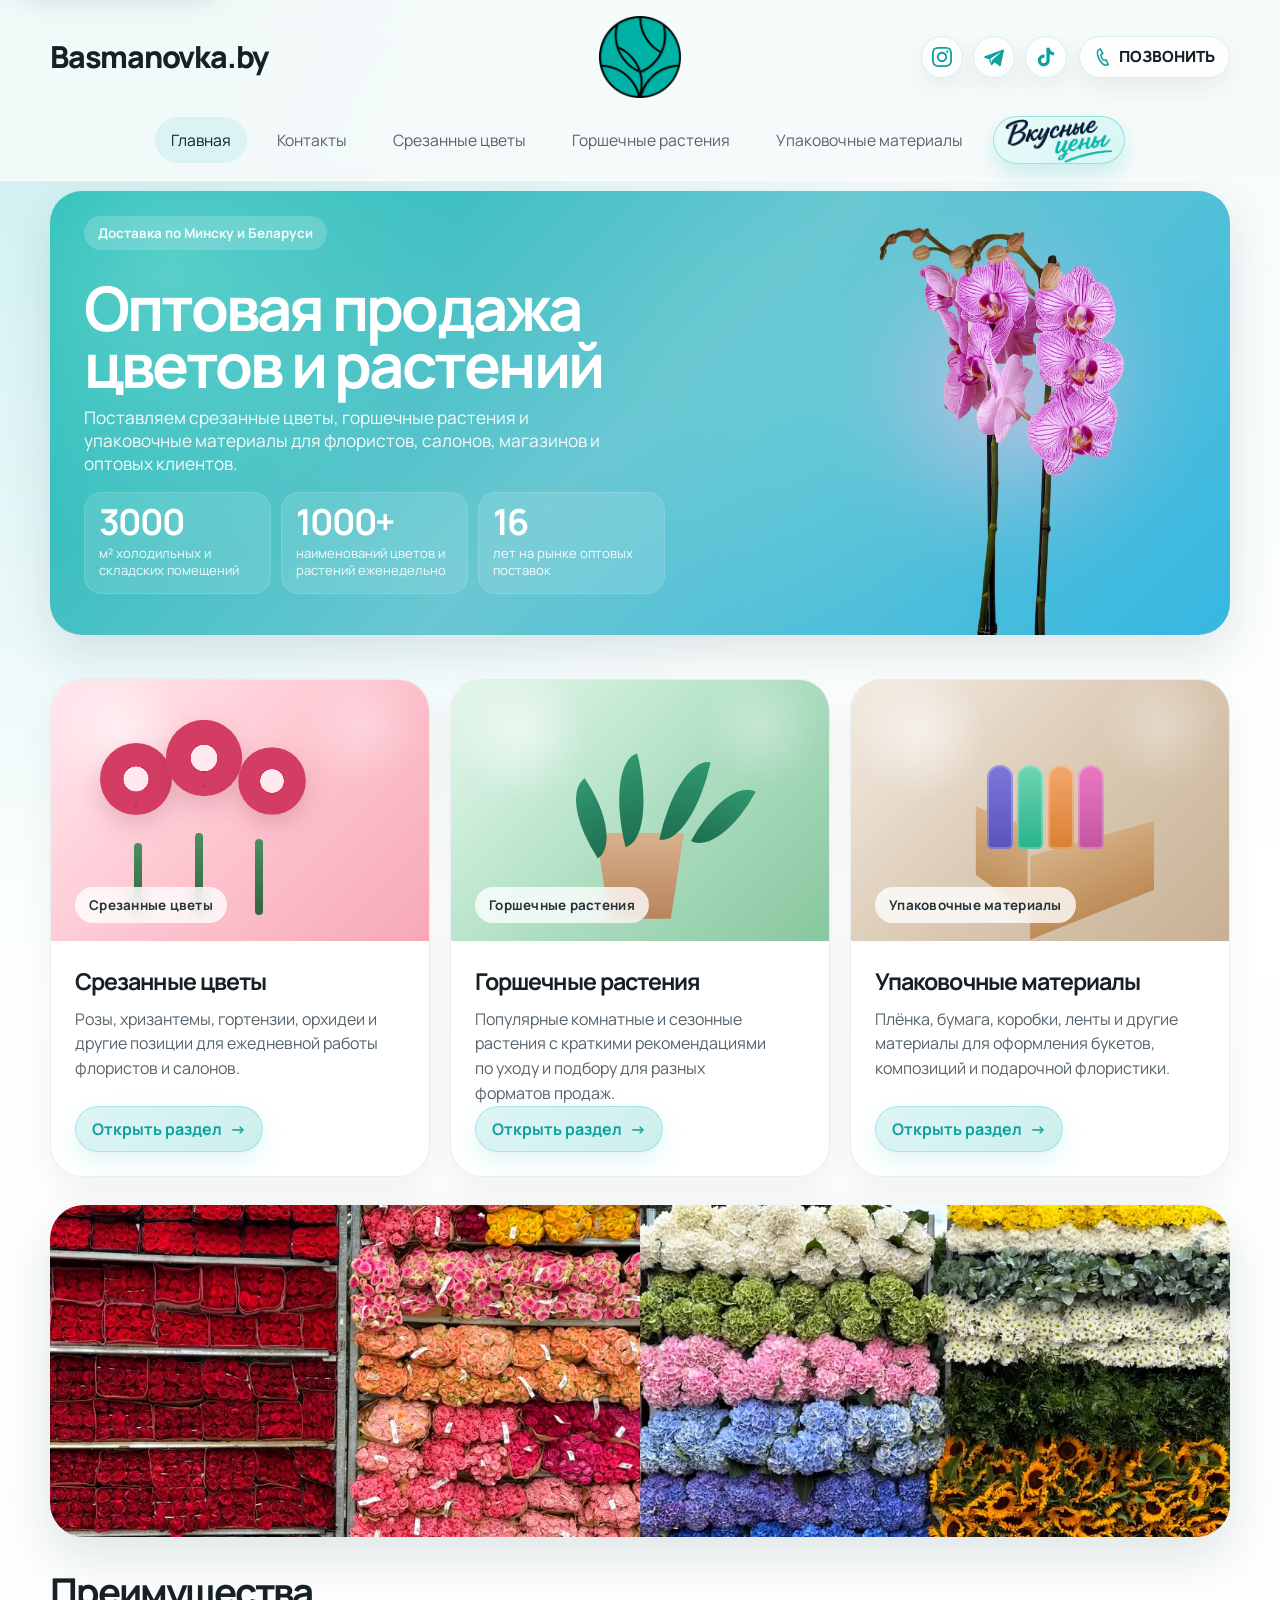
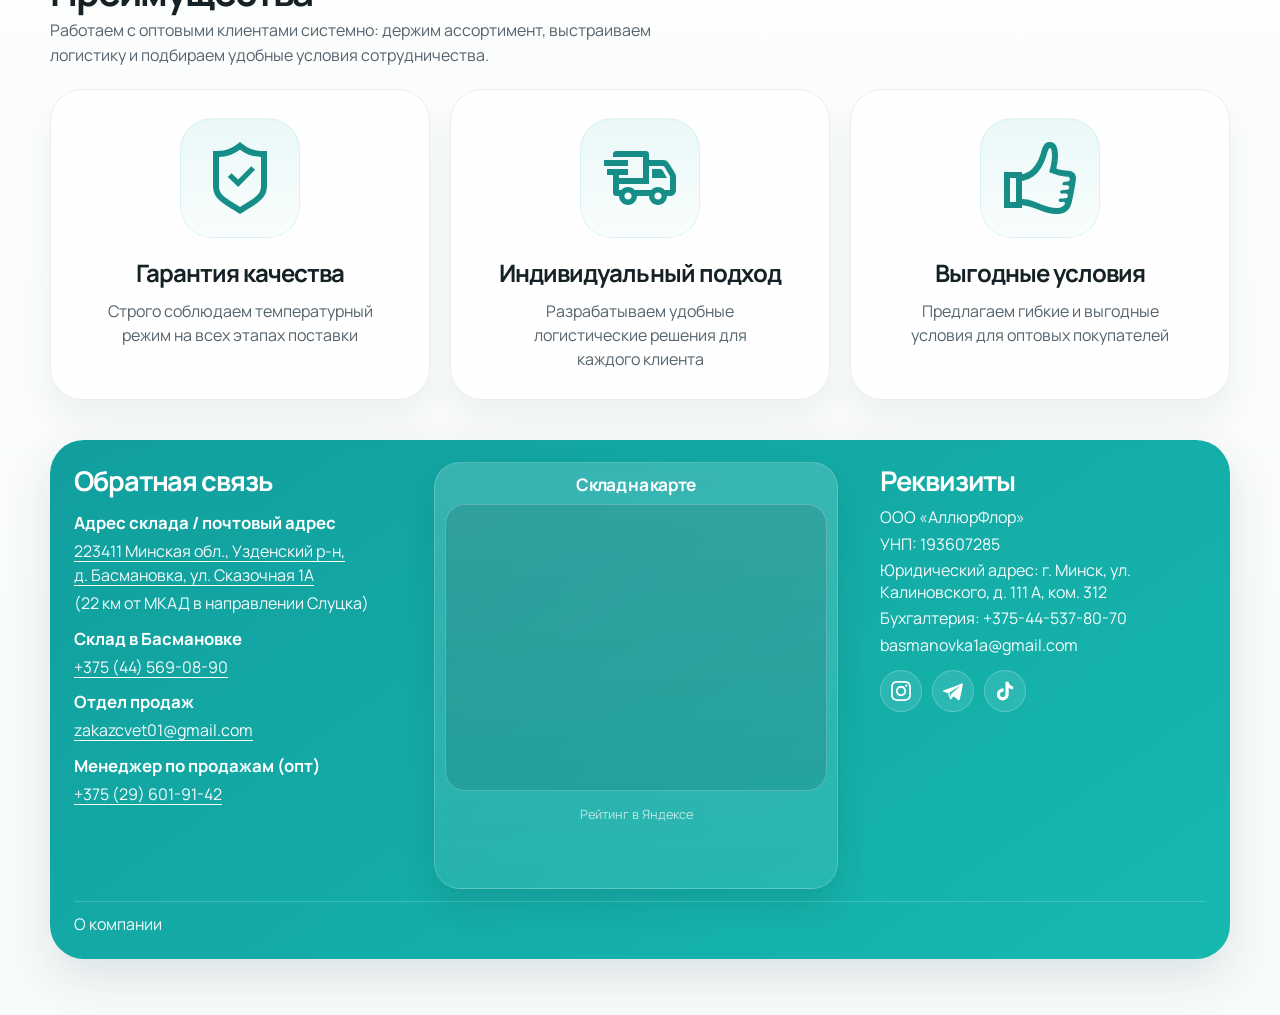
<file: index.html>
<!doctype html>
<html lang="ru">
  <head>
    <meta charset="UTF-8" />
    <meta name="viewport" content="width=device-width, initial-scale=1.0" />
    <title>Basmanovka.by – Цветы и растения оптом</title>
    <meta
      name="description"
      content="Лёгкая локальная версия basmanovka.by с главной страницей, витриной разделов и подготовкой к будущему вебшопу."
    />
    <meta name="theme-color" content="#12b7b0" />
    <script>
      (() => {
        const media = window.matchMedia("(prefers-color-scheme: dark)");
        const applyTheme = () => {
          document.documentElement.dataset.theme = media.matches ? "dark" : "light";
        };
        applyTheme();
        if (media.addEventListener) media.addEventListener("change", applyTheme);
        else media.addListener(applyTheme);
      })();
    </script>
    <link rel="preconnect" href="https://fonts.googleapis.com" />
    <link rel="preconnect" href="https://fonts.gstatic.com" crossorigin />
    <link
      rel="stylesheet"
      href="https://fonts.googleapis.com/css2?family=Manrope:wght@400;500;600;700;800&display=swap"
    />
    <link rel="preload" href="assets/hero-orchid.webp" as="image" type="image/webp" />
    <link rel="icon" type="image/png" href="assets/favicon.png?v=20260425-user-icon" />
    <link rel="stylesheet" href="styles.css?v=20260615-phone-menu-compact" />
    <script src="js/nav-scroll-indicator.js?v=20260529-nav-cue-direct" defer></script>
    <script src="js/phone-menu.js?v=20260614-close-outside" defer></script>
  </head>
  <body>
    <a class="skip-link" href="#main-content">Перейти к содержанию</a>
    <div class="site-shell">
      <header class="topbar">
        <div class="topbar__inner">
          <a class="brand-title" href="index.html">Basmanovka.by</a>
          <a class="brand-marklink" href="index.html" aria-label="АллюрФлор">
            <img
              class="brand__mark"
              src="assets/logo-main.png"
              alt="АллюрФлор"
              width="711"
              height="711"
              decoding="async"
            />
          </a>
          <div class="topbar__meta">
            <div class="socials" aria-label="Социальные сети">
              <a class="socials__link" href="https://www.instagram.com/allyurflor/" aria-label="Instagram">
                <span class="socials__icon socials__icon--instagram" aria-hidden="true"></span>
              </a>
              <a class="socials__link" href="https://t.me/+gRPEEa1G59xjMmMy" aria-label="Telegram">
                <span class="socials__icon socials__icon--telegram" aria-hidden="true"></span>
              </a>
              <a class="socials__link socials__link--tiktok" href="https://www.tiktok.com/@allyurflor" aria-label="TikTok">
                <span class="socials__icon socials__icon--tiktok" aria-hidden="true"></span>
              </a>
            </div>
            <details class="phone-menu">
              <summary class="phone-menu__trigger" aria-label="Позвонить">
                <span class="phone-pill__icon" aria-hidden="true"></span>
                <span class="phone-menu__trigger-text">позвонить</span>
              </summary>
              <div class="phone-menu__panel" aria-label="Телефоны">
                <a class="phone-menu__card" href="tel:+375445690890">
                  <span class="phone-menu__label">Узнать наличие на складе</span>
                  <span class="phone-menu__number">+375 (44) 569-08-90</span>
                </a>
                <a class="phone-menu__card" href="tel:+375296019142">
                  <span class="phone-menu__label">менеджер(опт)</span>
                  <span class="phone-menu__number">+375 (29) 601-91-42</span>
                </a>
              </div>
            </details>
          </div>
          <nav class="nav" aria-label="Основная навигация">
            <a class="nav__link nav__link--active" href="index.html">Главная</a>
            <a class="nav__link" href="#contacts">Контакты</a>
            <a class="nav__link" href="pages/cut-flowers.html">Срезанные цветы</a>
            <a class="nav__link" href="pages/potted-plants.html">Горшечные растения</a>
            <a class="nav__link" href="pages/packaging.html">Упаковочные материалы</a>
            <a class="nav__cta" href="/catalog" aria-label="Вкусные цены">
              <img class="nav__cta-logo" src="assets/tasty-prices.png" alt="Вкусные цены" draggable="false" />
            </a>
          </nav>
        </div>
      </header>

      <main id="main-content">
        <section class="hero">
          <div class="hero__panel">
            <div class="hero__content">
              <span class="hero__eyebrow">Доставка по Минску и Беларуси</span>
              <h1>Оптовая продажа цветов и растений</h1>
              <p class="hero__lead">
                Поставляем срезанные цветы, горшечные растения и упаковочные материалы
                для флористов, салонов, магазинов и оптовых клиентов.
              </p>
              <div class="hero__stats" aria-label="Ключевые показатели">
                <div class="stat-card">
                  <strong>3000</strong>
                  <span>м² холодильных и складских помещений</span>
                </div>
                <div class="stat-card">
                  <strong>1000+</strong>
                  <span>наименований цветов и растений еженедельно</span>
                </div>
                <div class="stat-card">
                  <strong>16</strong>
                  <span>лет на рынке оптовых поставок</span>
                </div>
              </div>
            </div>
            <div class="hero__visual" aria-hidden="true">
              <div class="hero__glow"></div>
              <img
                class="hero__flower"
                src="assets/hero-orchid.webp"
                alt=""
                width="1024"
                height="1536"
                fetchpriority="high"
                decoding="async"
              />
            </div>
          </div>
        </section>

        <section class="section section--categories">
          <div class="cards">
            <article class="card card--category">
              <div class="card__media">
                <div class="placeholder-art placeholder-art--cut" aria-hidden="true">
                  <div class="placeholder-art__scene">
                    <span class="placeholder-art__shape placeholder-art__shape--stem" style="left:22%;"></span>
                    <span class="placeholder-art__shape placeholder-art__shape--stem" style="left:38%; height:82px;"></span>
                    <span class="placeholder-art__shape placeholder-art__shape--stem" style="left:54%; height:76px;"></span>
                    <span class="placeholder-art__shape placeholder-art__shape--flower" style="left:13%; top:24%;"></span>
                    <span class="placeholder-art__shape placeholder-art__shape--flower" style="left:31%; top:16%; transform:scale(1.06);"></span>
                    <span class="placeholder-art__shape placeholder-art__shape--flower" style="left:49%; top:25%; transform:scale(0.94);"></span>
                  </div>
                  <span class="placeholder-art__caption">Срезанные цветы</span>
                </div>
              </div>
              <div class="card__body">
                <h3 class="card__title">Срезанные цветы</h3>
                <p class="card__copy">
                  Розы, хризантемы, гортензии, орхидеи и другие позиции для ежедневной
                  работы флористов и салонов.
                </p>
                <a class="card__link" href="pages/cut-flowers.html">Открыть раздел</a>
              </div>
            </article>
            <article class="card card--category">
              <div class="card__media">
                <div class="placeholder-art placeholder-art--plants" aria-hidden="true">
                  <div class="placeholder-art__scene">
                    <span class="placeholder-art__shape placeholder-art__shape--pot" style="left:50%; transform:translateX(-50%);"></span>
                    <span class="placeholder-art__shape placeholder-art__shape--leaf" style="left:38%; bottom:92px; transform:rotate(-34deg);"></span>
                    <span class="placeholder-art__shape placeholder-art__shape--leaf" style="left:46%; bottom:98px; transform:rotate(-14deg); height:88px;"></span>
                    <span class="placeholder-art__shape placeholder-art__shape--leaf" style="left:55%; bottom:98px; transform:rotate(12deg); height:86px;"></span>
                    <span class="placeholder-art__shape placeholder-art__shape--leaf" style="left:63%; bottom:92px; transform:rotate(28deg);"></span>
                  </div>
                  <span class="placeholder-art__caption">Горшечные растения</span>
                </div>
              </div>
              <div class="card__body">
                <h3 class="card__title">Горшечные растения</h3>
                <p class="card__copy">
                  Популярные комнатные и сезонные растения с краткими рекомендациями
                  по уходу и подбору для разных форматов продаж.
                </p>
                <a class="card__link" href="pages/potted-plants.html">Открыть раздел</a>
              </div>
            </article>
            <article class="card card--category">
              <div class="card__media">
                <div class="placeholder-art placeholder-art--packaging" aria-hidden="true">
                  <div class="placeholder-art__scene">
                    <span class="placeholder-art__shape placeholder-art__shape--box left"></span>
                    <span class="placeholder-art__shape placeholder-art__shape--box right"></span>
                    <span class="placeholder-art__shape placeholder-art__shape--roll" style="left:36%; background:linear-gradient(180deg,#7d77db,#5a54ba);"></span>
                    <span class="placeholder-art__shape placeholder-art__shape--roll" style="left:44%; background:linear-gradient(180deg,#70d5b3,#28b38a);"></span>
                    <span class="placeholder-art__shape placeholder-art__shape--roll" style="left:52%; background:linear-gradient(180deg,#f2a86c,#db7f32);"></span>
                    <span class="placeholder-art__shape placeholder-art__shape--roll" style="left:60%; background:linear-gradient(180deg,#ea79c3,#c255a0);"></span>
                  </div>
                  <span class="placeholder-art__caption">Упаковочные материалы</span>
                </div>
              </div>
              <div class="card__body">
                <h3 class="card__title">Упаковочные материалы</h3>
                <p class="card__copy">
                  Плёнка, бумага, коробки, ленты и другие материалы для оформления
                  букетов, композиций и подарочной флористики.
                </p>
                <a class="card__link" href="pages/packaging.html">Открыть раздел</a>
              </div>
            </article>
          </div>
        </section>

        <section class="section">
          <div class="full-banner">
            <picture>
              <source srcset="assets/flowers-desktop.webp" type="image/webp" />
              <img
                src="assets/flowers-desktop.png"
                alt="Ассортимент цветов"
                width="2048"
                height="576"
                loading="lazy"
                decoding="async"
              />
            </picture>
          </div>
        </section>

        <section class="section">
          <div class="section__header">
            <div>
              <h2 class="section__title">Преимущества</h2>
              <p class="section__subtitle">
                Работаем с оптовыми клиентами системно: держим ассортимент, выстраиваем
                логистику и подбираем удобные условия сотрудничества.
              </p>
            </div>
          </div>
          <div class="advantage-grid">
            <article class="advantage">
              <div class="advantage__icon" aria-hidden="true">
                <span class="advantage__mark advantage__mark--shield"></span>
              </div>
              <h3>Гарантия качества</h3>
              <p>Строго соблюдаем температурный режим на всех этапах поставки</p>
            </article>
            <article class="advantage">
              <div class="advantage__icon" aria-hidden="true">
                <span class="advantage__mark advantage__mark--delivery"></span>
              </div>
              <h3>Индивидуальный подход</h3>
              <p>Разрабатываем удобные логистические решения для каждого клиента</p>
            </article>
            <article class="advantage">
              <div class="advantage__icon" aria-hidden="true">
                <span class="advantage__mark advantage__mark--thumb"></span>
              </div>
              <h3>Выгодные условия</h3>
              <p>Предлагаем гибкие и выгодные условия для оптовых покупателей</p>
            </article>
          </div>
        </section>
      </main>

      <footer class="footer" id="contacts">
        <div class="footer__inner">
          <div class="footer__grid">
            <div>
              <h3>Обратная связь</h3>
              <h4>Адрес склада / почтовый адрес</h4>
              <p>
                <a class="footer__address-link" href="https://yandex.com/maps/-/CPaqQ-yP" target="_blank" rel="noopener noreferrer">
                  <span class="footer__address-line">223411 Минская обл., Узденский р-н,</span>
                  <span class="footer__address-line">д. Басмановка, ул. Сказочная 1А</span>
                </a>
              </p>
              <p>(22 км от МКАД в направлении Слуцка)</p>
              <h4>Склад в Басмановке</h4>
              <p><a href="tel:+375445690890">+375 (44) 569-08-90</a></p>
              <h4>Отдел продаж</h4>
              <p><a href="mailto:zakazcvet01@gmail.com">zakazcvet01@gmail.com</a></p>
              <h4>Менеджер по продажам (опт)</h4>
              <p><a href="tel:+375296019142">+375 (29) 601-91-42</a></p>
            </div>
            <div class="footer__map" aria-labelledby="footer-map-title">
              <div class="footer__map-card">
                <h3 id="footer-map-title">Склад на карте</h3>
                <div class="footer__map-frame">
                  <iframe
                    src="https://yandex.ru/map-widget/v1/?z=12&amp;ol=biz&amp;oid=133978154204"
                    title="Склад Basmanovka.by на карте"
                    loading="lazy"
                    referrerpolicy="strict-origin-when-cross-origin"
                    allowfullscreen
                  ></iframe>
                </div>
                <div class="footer__rating" aria-label="Рейтинг организации в Яндексе">
                  <p class="footer__rating-label">Рейтинг в Яндексе</p>
                  <div class="footer__rating-badge footer__rating-badge--light">
                    <iframe
                      src="https://yandex.ru/sprav/widget/rating-badge/133978154204?type=rating"
                      title="Светлый бейдж рейтинга Basmanovka.by в Яндексе"
                      loading="lazy"
                    ></iframe>
                  </div>
                  <div class="footer__rating-badge footer__rating-badge--dark">
                    <iframe
                      src="https://yandex.ru/sprav/widget/rating-badge/133978154204?type=rating&amp;theme=dark"
                      title="Тёмный бейдж рейтинга Basmanovka.by в Яндексе"
                      loading="lazy"
                    ></iframe>
                  </div>
                </div>
              </div>
            </div>
            <div>
              <h3>Реквизиты</h3>
              <ul>
                <li>ООО «АллюрФлор»</li>
                <li>УНП: 193607285</li>
                <li>Юридический адрес: г. Минск, ул. Калиновского, д. 111 А, ком. 312</li>
                <li>Бухгалтерия: <a href="tel:+375445378070">+375-44-537-80-70</a></li>
                <li><a href="mailto:basmanovka1a@gmail.com">basmanovka1a@gmail.com</a></li>
              </ul>
              <div class="footer__socials" aria-label="Социальные сети">
                <a class="socials__link" href="https://www.instagram.com/allyurflor/" aria-label="Instagram">
                  <span class="socials__icon socials__icon--instagram" aria-hidden="true"></span>
                </a>
                <a class="socials__link" href="https://t.me/+gRPEEa1G59xjMmMy" aria-label="Telegram">
                  <span class="socials__icon socials__icon--telegram" aria-hidden="true"></span>
                </a>
                <a class="socials__link socials__link--tiktok" href="https://www.tiktok.com/@allyurflor" aria-label="TikTok">
                  <span class="socials__icon socials__icon--tiktok" aria-hidden="true"></span>
                </a>
              </div>
            </div>
          </div>
          <div class="footer__meta">
            <a href="pages/about.html">О компании</a>
          </div>
        </div>
      </footer>
    </div>
  </body>
  </html>
</file>
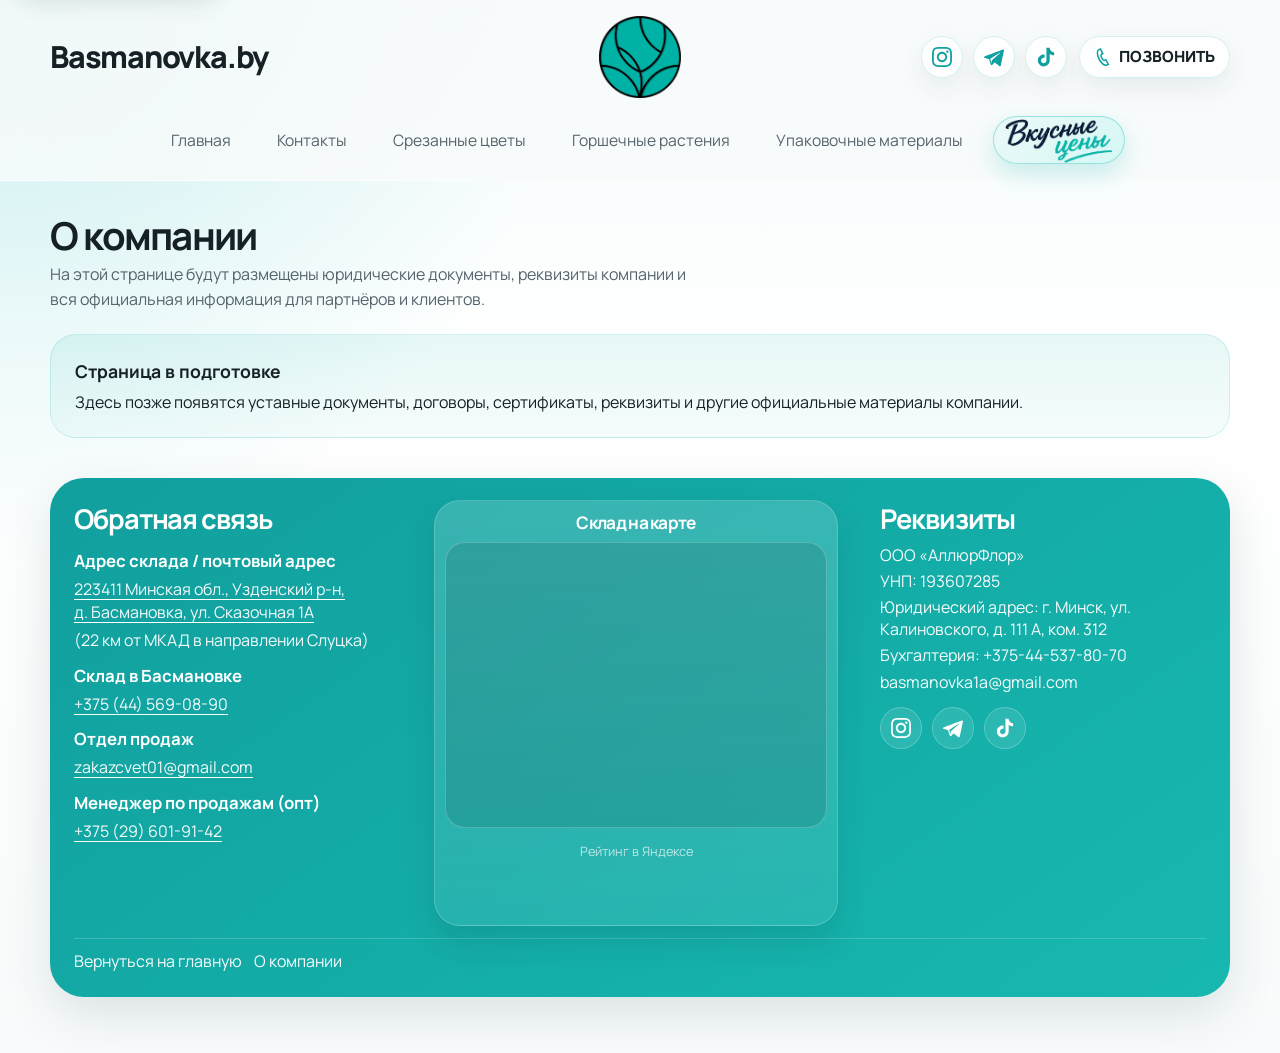
<file: pages/about.html>
<!doctype html>
<html lang="ru">
  <head>
    <meta charset="UTF-8" />
    <meta name="viewport" content="width=device-width, initial-scale=1.0" />
    <title>О компании — Basmanovka.by – Цветы и растения оптом</title>
    <meta
      name="description"
      content="Информация о компании Basmanovka.by. Здесь будут размещаться юридические документы и основные сведения о компании."
    />
    <meta name="theme-color" content="#12b7b0" />
    <script>
      (() => {
        const media = window.matchMedia("(prefers-color-scheme: dark)");
        const applyTheme = () => {
          document.documentElement.dataset.theme = media.matches ? "dark" : "light";
        };
        applyTheme();
        if (media.addEventListener) media.addEventListener("change", applyTheme);
        else media.addListener(applyTheme);
      })();
    </script>
    <link rel="preconnect" href="https://fonts.googleapis.com" />
    <link rel="preconnect" href="https://fonts.gstatic.com" crossorigin />
    <link
      rel="stylesheet"
      href="https://fonts.googleapis.com/css2?family=Manrope:wght@400;500;600;700;800&display=swap"
    />
    <link rel="icon" type="image/png" href="../assets/favicon.png?v=20260425-user-icon" />
    <link rel="stylesheet" href="../styles.css?v=20260615-phone-menu-compact" />
    <script src="../js/nav-scroll-indicator.js?v=20260529-nav-cue-direct" defer></script>
    <script src="../js/phone-menu.js?v=20260614-close-outside" defer></script>
  </head>
  <body>
    <a class="skip-link" href="#main-content">Перейти к содержанию</a>
    <div class="site-shell">
      <header class="topbar">
        <div class="topbar__inner">
          <a class="brand-title" href="../index.html">Basmanovka.by</a>
          <a class="brand-marklink" href="../index.html" aria-label="АллюрФлор">
            <img
              class="brand__mark"
              src="../assets/logo-main.png"
              alt="АллюрФлор"
              width="711"
              height="711"
              decoding="async"
            />
          </a>
          <div class="topbar__meta">
            <div class="socials" aria-label="Социальные сети">
              <a class="socials__link" href="https://www.instagram.com/allyurflor/" aria-label="Instagram">
                <span class="socials__icon socials__icon--instagram" aria-hidden="true"></span>
              </a>
              <a class="socials__link" href="https://t.me/+gRPEEa1G59xjMmMy" aria-label="Telegram">
                <span class="socials__icon socials__icon--telegram" aria-hidden="true"></span>
              </a>
              <a class="socials__link socials__link--tiktok" href="https://www.tiktok.com/@allyurflor" aria-label="TikTok">
                <span class="socials__icon socials__icon--tiktok" aria-hidden="true"></span>
              </a>
            </div>
            <details class="phone-menu">
              <summary class="phone-menu__trigger" aria-label="Позвонить">
                <span class="phone-pill__icon" aria-hidden="true"></span>
                <span class="phone-menu__trigger-text">позвонить</span>
              </summary>
              <div class="phone-menu__panel" aria-label="Телефоны">
                <a class="phone-menu__card" href="tel:+375445690890">
                  <span class="phone-menu__label">Узнать наличие на складе</span>
                  <span class="phone-menu__number">+375 (44) 569-08-90</span>
                </a>
                <a class="phone-menu__card" href="tel:+375296019142">
                  <span class="phone-menu__label">менеджер(опт)</span>
                  <span class="phone-menu__number">+375 (29) 601-91-42</span>
                </a>
              </div>
            </details>
          </div>
          <nav class="nav" aria-label="Основная навигация">
            <a class="nav__link" href="../index.html">Главная</a>
            <a class="nav__link" href="../index.html#contacts">Контакты</a>
            <a class="nav__link" href="../pages/cut-flowers.html">Срезанные цветы</a>
            <a class="nav__link" href="../pages/potted-plants.html">Горшечные растения</a>
            <a class="nav__link" href="../pages/packaging.html">Упаковочные материалы</a>
            <a class="nav__cta" href="/catalog" aria-label="Вкусные цены">
              <img class="nav__cta-logo" src="../assets/tasty-prices.png" alt="Вкусные цены" draggable="false" />
            </a>
          </nav>
        </div>
      </header>

      <main id="main-content">
        <section class="section">
          <div class="section__header">
            <div>
              <h1 class="section__title">О компании</h1>
              <p class="section__subtitle">
                На этой странице будут размещены юридические документы, реквизиты компании
                и вся официальная информация для партнёров и клиентов.
              </p>
            </div>
          </div>
          <div class="notice">
            <strong>Страница в подготовке</strong>
            Здесь позже появятся уставные документы, договоры, сертификаты,
            реквизиты и другие официальные материалы компании.
          </div>
        </section>
      </main>

      <footer class="footer">
        <div class="footer__inner">
          <div class="footer__grid">
            <div>
              <h3>Обратная связь</h3>
              <h4>Адрес склада / почтовый адрес</h4>
              <p>
                <a class="footer__address-link" href="https://yandex.com/maps/-/CPaqQ-yP" target="_blank" rel="noopener noreferrer">
                  <span class="footer__address-line">223411 Минская обл., Узденский р-н,</span>
                  <span class="footer__address-line">д. Басмановка, ул. Сказочная 1А</span>
                </a>
              </p>
              <p>(22 км от МКАД в направлении Слуцка)</p>
              <h4>Склад в Басмановке</h4>
              <p><a href="tel:+375445690890">+375 (44) 569-08-90</a></p>
              <h4>Отдел продаж</h4>
              <p><a href="mailto:zakazcvet01@gmail.com">zakazcvet01@gmail.com</a></p>
              <h4>Менеджер по продажам (опт)</h4>
              <p><a href="tel:+375296019142">+375 (29) 601-91-42</a></p>
            </div>
            <div class="footer__map" aria-labelledby="footer-map-title">
              <div class="footer__map-card">
                <h3 id="footer-map-title">Склад на карте</h3>
                <div class="footer__map-frame">
                  <iframe
                    src="https://yandex.ru/map-widget/v1/?z=12&amp;ol=biz&amp;oid=133978154204"
                    title="Склад Basmanovka.by на карте"
                    loading="lazy"
                    referrerpolicy="strict-origin-when-cross-origin"
                    allowfullscreen
                  ></iframe>
                </div>
                <div class="footer__rating" aria-label="Рейтинг организации в Яндексе">
                  <p class="footer__rating-label">Рейтинг в Яндексе</p>
                  <div class="footer__rating-badge footer__rating-badge--light">
                    <iframe
                      src="https://yandex.ru/sprav/widget/rating-badge/133978154204?type=rating"
                      title="Светлый бейдж рейтинга Basmanovka.by в Яндексе"
                      loading="lazy"
                    ></iframe>
                  </div>
                  <div class="footer__rating-badge footer__rating-badge--dark">
                    <iframe
                      src="https://yandex.ru/sprav/widget/rating-badge/133978154204?type=rating&amp;theme=dark"
                      title="Тёмный бейдж рейтинга Basmanovka.by в Яндексе"
                      loading="lazy"
                    ></iframe>
                  </div>
                </div>
              </div>
            </div>
            <div>
              <h3>Реквизиты</h3>
              <ul>
                <li>ООО «АллюрФлор»</li>
                <li>УНП: 193607285</li>
                <li>Юридический адрес: г. Минск, ул. Калиновского, д. 111 А, ком. 312</li>
                <li>Бухгалтерия: <a href="tel:+375445378070">+375-44-537-80-70</a></li>
                <li><a href="mailto:basmanovka1a@gmail.com">basmanovka1a@gmail.com</a></li>
              </ul>
              <div class="footer__socials" aria-label="Социальные сети">
                <a class="socials__link" href="https://www.instagram.com/allyurflor/" aria-label="Instagram">
                  <span class="socials__icon socials__icon--instagram" aria-hidden="true"></span>
                </a>
                <a class="socials__link" href="https://t.me/+gRPEEa1G59xjMmMy" aria-label="Telegram">
                  <span class="socials__icon socials__icon--telegram" aria-hidden="true"></span>
                </a>
                <a class="socials__link socials__link--tiktok" href="https://www.tiktok.com/@allyurflor" aria-label="TikTok">
                  <span class="socials__icon socials__icon--tiktok" aria-hidden="true"></span>
                </a>
              </div>
            </div>
          </div>
          <div class="footer__meta">
            <a href="../index.html">Вернуться на главную</a>
            <a href="../pages/about.html">О компании</a>
          </div>
        </div>
      </footer>
    </div>
  </body>
  </html>
</file>
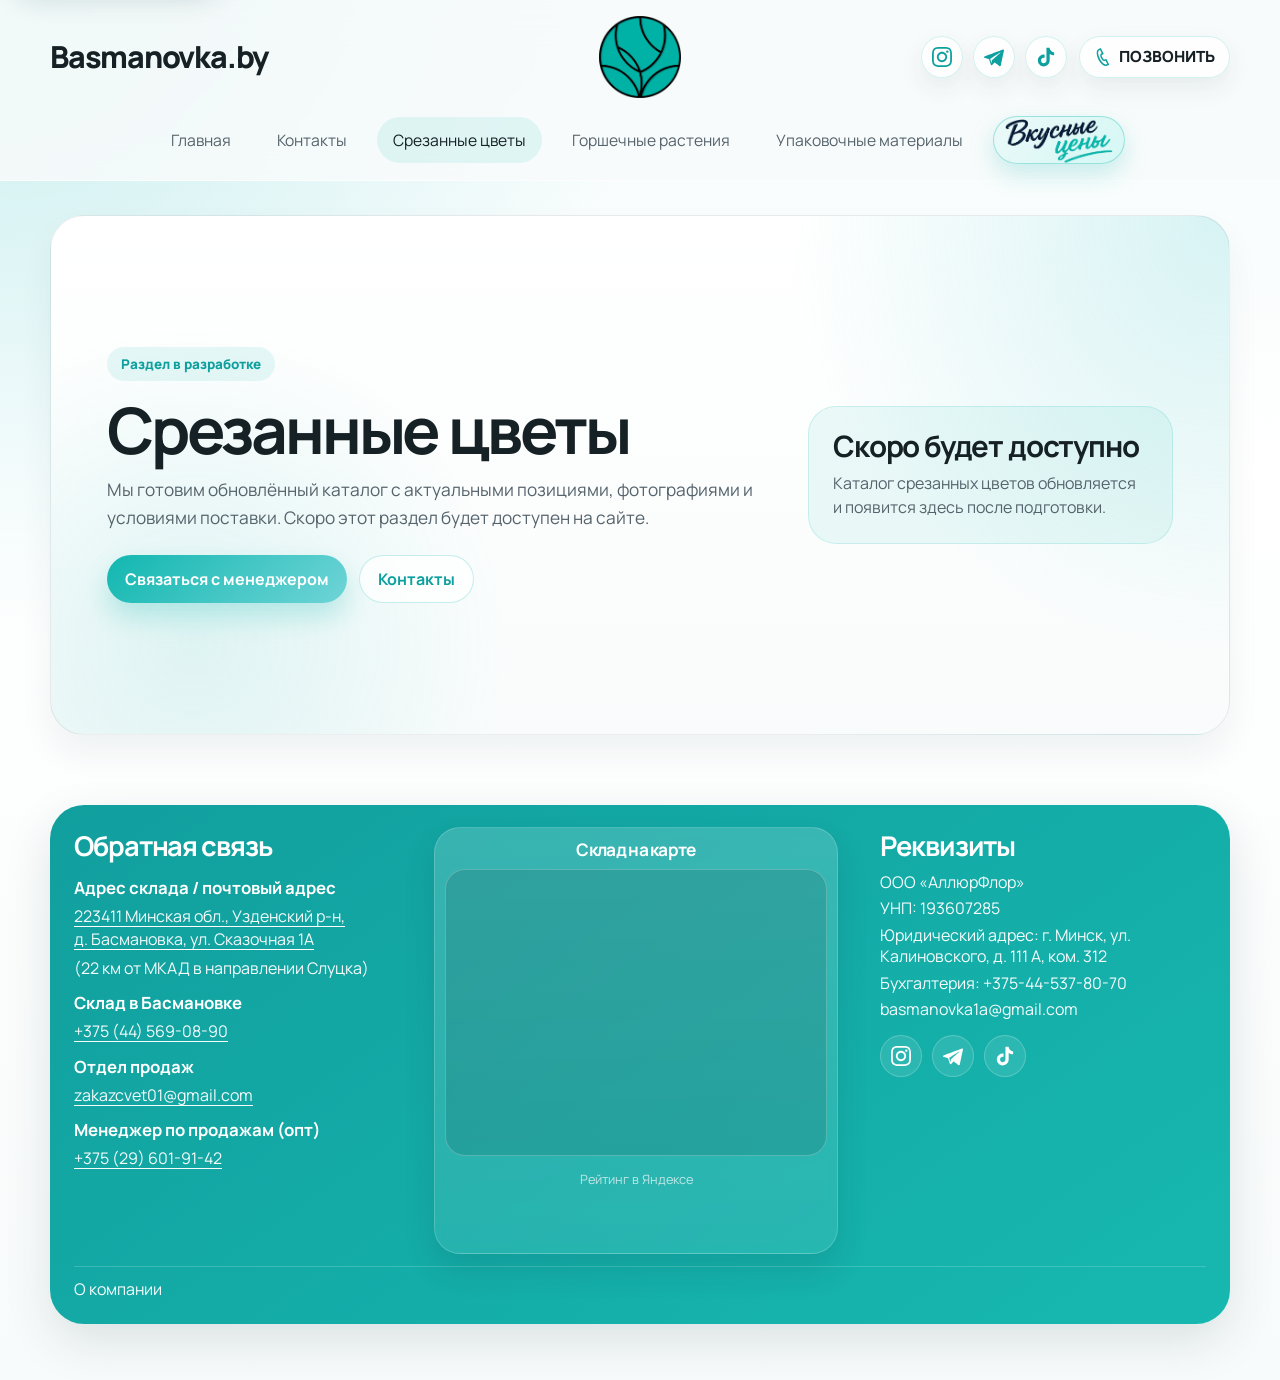
<file: pages/cut-flowers.html>
<!doctype html>
<html lang="ru">
  <head>
    <meta charset="UTF-8" />
    <meta name="viewport" content="width=device-width, initial-scale=1.0" />
    <title>Срезанные цветы — Basmanovka.by – Цветы и растения оптом</title>
    <meta
      name="description"
      content="Раздел срезанных цветов Basmanovka.by находится в разработке. Скоро здесь появится обновлённый каталог для оптовых клиентов."
    />
    <meta name="theme-color" content="#12b7b0" />
    <script>
      (() => {
        const media = window.matchMedia("(prefers-color-scheme: dark)");
        const applyTheme = () => {
          document.documentElement.dataset.theme = media.matches ? "dark" : "light";
        };
        applyTheme();
        if (media.addEventListener) media.addEventListener("change", applyTheme);
        else media.addListener(applyTheme);
      })();
    </script>
    <link rel="preconnect" href="https://fonts.googleapis.com" />
    <link rel="preconnect" href="https://fonts.gstatic.com" crossorigin />
    <link
      rel="stylesheet"
      href="https://fonts.googleapis.com/css2?family=Manrope:wght@400;500;600;700;800&display=swap"
    />
    <link rel="icon" type="image/png" href="../assets/favicon.png?v=20260425-user-icon" />
    <link rel="stylesheet" href="../styles.css?v=20260615-phone-menu-compact" />
    <script src="../js/nav-scroll-indicator.js?v=20260529-nav-cue-direct" defer></script>
    <script src="../js/phone-menu.js?v=20260614-close-outside" defer></script>
  </head>
  <body>
    <a class="skip-link" href="#main-content">Перейти к содержанию</a>
    <div class="site-shell">
      <header class="topbar">
        <div class="topbar__inner">
          <a class="brand-title" href="../index.html">Basmanovka.by</a>
          <a class="brand-marklink" href="../index.html" aria-label="АллюрФлор">
            <img
              class="brand__mark"
              src="../assets/logo-main.png"
              alt="АллюрФлор"
              width="711"
              height="711"
              decoding="async"
            />
          </a>
          <div class="topbar__meta">
            <div class="socials" aria-label="Социальные сети">
              <a class="socials__link" href="https://www.instagram.com/allyurflor/" aria-label="Instagram">
                <span class="socials__icon socials__icon--instagram" aria-hidden="true"></span>
              </a>
              <a class="socials__link" href="https://t.me/+gRPEEa1G59xjMmMy" aria-label="Telegram">
                <span class="socials__icon socials__icon--telegram" aria-hidden="true"></span>
              </a>
              <a class="socials__link socials__link--tiktok" href="https://www.tiktok.com/@allyurflor" aria-label="TikTok">
                <span class="socials__icon socials__icon--tiktok" aria-hidden="true"></span>
              </a>
            </div>
            <details class="phone-menu">
              <summary class="phone-menu__trigger" aria-label="Позвонить">
                <span class="phone-pill__icon" aria-hidden="true"></span>
                <span class="phone-menu__trigger-text">позвонить</span>
              </summary>
              <div class="phone-menu__panel" aria-label="Телефоны">
                <a class="phone-menu__card" href="tel:+375445690890">
                  <span class="phone-menu__label">Узнать наличие на складе</span>
                  <span class="phone-menu__number">+375 (44) 569-08-90</span>
                </a>
                <a class="phone-menu__card" href="tel:+375296019142">
                  <span class="phone-menu__label">менеджер(опт)</span>
                  <span class="phone-menu__number">+375 (29) 601-91-42</span>
                </a>
              </div>
            </details>
          </div>
          <nav class="nav" aria-label="Основная навигация">
            <a class="nav__link" href="../index.html">Главная</a>
            <a class="nav__link" href="../index.html#contacts">Контакты</a>
            <a class="nav__link nav__link--active" href="../pages/cut-flowers.html">Срезанные цветы</a>
            <a class="nav__link" href="../pages/potted-plants.html">Горшечные растения</a>
            <a class="nav__link" href="../pages/packaging.html">Упаковочные материалы</a>
            <a class="nav__cta" href="/catalog" aria-label="Вкусные цены">
              <img class="nav__cta-logo" src="../assets/tasty-prices.png" alt="Вкусные цены" draggable="false" />
            </a>
          </nav>
        </div>
      </header>
      <main id="main-content">
        <section class="construction" aria-labelledby="construction-title">
          <div class="construction__panel">
            <div class="construction__copy">
              <span class="construction__eyebrow">Раздел в разработке</span>
              <h1 id="construction-title">Срезанные цветы</h1>
              <p>
                Мы готовим обновлённый каталог с актуальными позициями, фотографиями и
                условиями поставки. Скоро этот раздел будет доступен на сайте.
              </p>
              <div class="construction__actions">
                <a class="button button--solid" href="tel:+375296019142">Связаться с менеджером</a>
                <a class="button construction__ghost" href="../index.html#contacts">Контакты</a>
              </div>
            </div>
            <div class="construction__status" aria-label="Статус раздела">
              <strong>Скоро будет доступно</strong>
              <span>Каталог срезанных цветов обновляется и появится здесь после подготовки.</span>
            </div>
          </div>
        </section>
      </main>

      <footer class="footer">
        <div class="footer__inner">
          <div class="footer__grid">
            <div>
              <h3>Обратная связь</h3>
              <h4>Адрес склада / почтовый адрес</h4>
              <p>
                <a class="footer__address-link" href="https://yandex.com/maps/-/CPaqQ-yP" target="_blank" rel="noopener noreferrer">
                  <span class="footer__address-line">223411 Минская обл., Узденский р-н,</span>
                  <span class="footer__address-line">д. Басмановка, ул. Сказочная 1А</span>
                </a>
              </p>
              <p>(22 км от МКАД в направлении Слуцка)</p>
              <h4>Склад в Басмановке</h4>
              <p><a href="tel:+375445690890">+375 (44) 569-08-90</a></p>
              <h4>Отдел продаж</h4>
              <p><a href="mailto:zakazcvet01@gmail.com">zakazcvet01@gmail.com</a></p>
              <h4>Менеджер по продажам (опт)</h4>
              <p><a href="tel:+375296019142">+375 (29) 601-91-42</a></p>
            </div>
            <div class="footer__map" aria-labelledby="footer-map-title">
              <div class="footer__map-card">
                <h3 id="footer-map-title">Склад на карте</h3>
                <div class="footer__map-frame">
                  <iframe
                    src="https://yandex.ru/map-widget/v1/?z=12&amp;ol=biz&amp;oid=133978154204"
                    title="Склад Basmanovka.by на карте"
                    loading="lazy"
                    referrerpolicy="strict-origin-when-cross-origin"
                    allowfullscreen
                  ></iframe>
                </div>
                <div class="footer__rating" aria-label="Рейтинг организации в Яндексе">
                  <p class="footer__rating-label">Рейтинг в Яндексе</p>
                  <div class="footer__rating-badge footer__rating-badge--light">
                    <iframe
                      src="https://yandex.ru/sprav/widget/rating-badge/133978154204?type=rating"
                      title="Светлый бейдж рейтинга Basmanovka.by в Яндексе"
                      loading="lazy"
                    ></iframe>
                  </div>
                  <div class="footer__rating-badge footer__rating-badge--dark">
                    <iframe
                      src="https://yandex.ru/sprav/widget/rating-badge/133978154204?type=rating&amp;theme=dark"
                      title="Тёмный бейдж рейтинга Basmanovka.by в Яндексе"
                      loading="lazy"
                    ></iframe>
                  </div>
                </div>
              </div>
            </div>
            <div>
              <h3>Реквизиты</h3>
              <ul>
                <li>ООО «АллюрФлор»</li>
                <li>УНП: 193607285</li>
                <li>Юридический адрес: г. Минск, ул. Калиновского, д. 111 А, ком. 312</li>
                <li>Бухгалтерия: <a href="tel:+375445378070">+375-44-537-80-70</a></li>
                <li><a href="mailto:basmanovka1a@gmail.com">basmanovka1a@gmail.com</a></li>
              </ul>
              <div class="footer__socials" aria-label="Социальные сети">
                <a class="socials__link" href="https://www.instagram.com/allyurflor/" aria-label="Instagram">
                  <span class="socials__icon socials__icon--instagram" aria-hidden="true"></span>
                </a>
                <a class="socials__link" href="https://t.me/+gRPEEa1G59xjMmMy" aria-label="Telegram">
                  <span class="socials__icon socials__icon--telegram" aria-hidden="true"></span>
                </a>
                <a class="socials__link socials__link--tiktok" href="https://www.tiktok.com/@allyurflor" aria-label="TikTok">
                  <span class="socials__icon socials__icon--tiktok" aria-hidden="true"></span>
                </a>
              </div>
            </div>
          </div>
          <div class="footer__meta">
            <a href="../pages/about.html">О компании</a>
          </div>
        </div>
      </footer>
    </div>
  </body>
  </html>
</file>
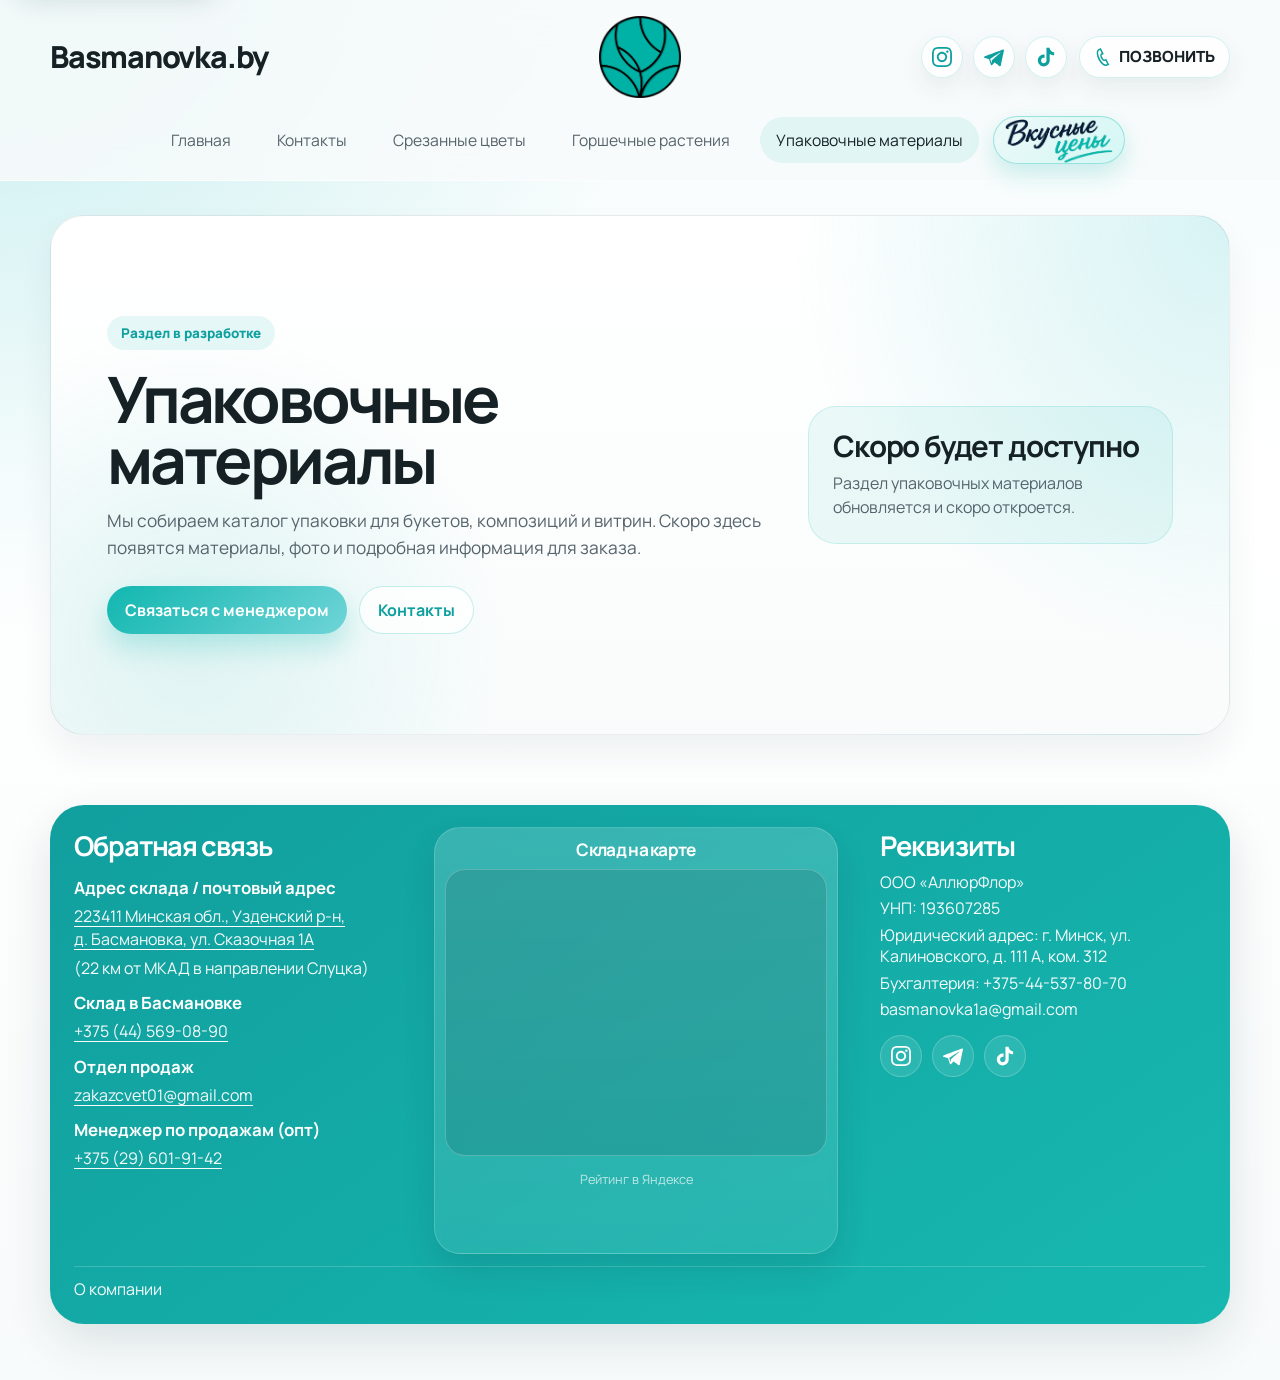
<file: pages/packaging.html>
<!doctype html>
<html lang="ru">
  <head>
    <meta charset="UTF-8" />
    <meta name="viewport" content="width=device-width, initial-scale=1.0" />
    <title>Упаковочные материалы — Basmanovka.by – Цветы и растения оптом</title>
    <meta
      name="description"
      content="Раздел упаковочных материалов Basmanovka.by находится в разработке. Скоро здесь появится каталог упаковки для флористики."
    />
    <meta name="theme-color" content="#12b7b0" />
    <script>
      (() => {
        const media = window.matchMedia("(prefers-color-scheme: dark)");
        const applyTheme = () => {
          document.documentElement.dataset.theme = media.matches ? "dark" : "light";
        };
        applyTheme();
        if (media.addEventListener) media.addEventListener("change", applyTheme);
        else media.addListener(applyTheme);
      })();
    </script>
    <link rel="preconnect" href="https://fonts.googleapis.com" />
    <link rel="preconnect" href="https://fonts.gstatic.com" crossorigin />
    <link
      rel="stylesheet"
      href="https://fonts.googleapis.com/css2?family=Manrope:wght@400;500;600;700;800&display=swap"
    />
    <link rel="icon" type="image/png" href="../assets/favicon.png?v=20260425-user-icon" />
    <link rel="stylesheet" href="../styles.css?v=20260615-phone-menu-compact" />
    <script src="../js/nav-scroll-indicator.js?v=20260529-nav-cue-direct" defer></script>
    <script src="../js/phone-menu.js?v=20260614-close-outside" defer></script>
  </head>
  <body>
    <a class="skip-link" href="#main-content">Перейти к содержанию</a>
    <div class="site-shell">
      <header class="topbar">
        <div class="topbar__inner">
          <a class="brand-title" href="../index.html">Basmanovka.by</a>
          <a class="brand-marklink" href="../index.html" aria-label="АллюрФлор">
            <img
              class="brand__mark"
              src="../assets/logo-main.png"
              alt="АллюрФлор"
              width="711"
              height="711"
              decoding="async"
            />
          </a>
          <div class="topbar__meta">
            <div class="socials" aria-label="Социальные сети">
              <a class="socials__link" href="https://www.instagram.com/allyurflor/" aria-label="Instagram">
                <span class="socials__icon socials__icon--instagram" aria-hidden="true"></span>
              </a>
              <a class="socials__link" href="https://t.me/+gRPEEa1G59xjMmMy" aria-label="Telegram">
                <span class="socials__icon socials__icon--telegram" aria-hidden="true"></span>
              </a>
              <a class="socials__link socials__link--tiktok" href="https://www.tiktok.com/@allyurflor" aria-label="TikTok">
                <span class="socials__icon socials__icon--tiktok" aria-hidden="true"></span>
              </a>
            </div>
            <details class="phone-menu">
              <summary class="phone-menu__trigger" aria-label="Позвонить">
                <span class="phone-pill__icon" aria-hidden="true"></span>
                <span class="phone-menu__trigger-text">позвонить</span>
              </summary>
              <div class="phone-menu__panel" aria-label="Телефоны">
                <a class="phone-menu__card" href="tel:+375445690890">
                  <span class="phone-menu__label">Узнать наличие на складе</span>
                  <span class="phone-menu__number">+375 (44) 569-08-90</span>
                </a>
                <a class="phone-menu__card" href="tel:+375296019142">
                  <span class="phone-menu__label">менеджер(опт)</span>
                  <span class="phone-menu__number">+375 (29) 601-91-42</span>
                </a>
              </div>
            </details>
          </div>
          <nav class="nav" aria-label="Основная навигация">
            <a class="nav__link" href="../index.html">Главная</a>
            <a class="nav__link" href="../index.html#contacts">Контакты</a>
            <a class="nav__link" href="../pages/cut-flowers.html">Срезанные цветы</a>
            <a class="nav__link" href="../pages/potted-plants.html">Горшечные растения</a>
            <a class="nav__link nav__link--active" href="../pages/packaging.html">Упаковочные материалы</a>
            <a class="nav__cta" href="/catalog" aria-label="Вкусные цены">
              <img class="nav__cta-logo" src="../assets/tasty-prices.png" alt="Вкусные цены" draggable="false" />
            </a>
          </nav>
        </div>
      </header>
      <main id="main-content">
        <section class="construction" aria-labelledby="construction-title">
          <div class="construction__panel">
            <div class="construction__copy">
              <span class="construction__eyebrow">Раздел в разработке</span>
              <h1 id="construction-title">Упаковочные материалы</h1>
              <p>
                Мы собираем каталог упаковки для букетов, композиций и витрин. Скоро
                здесь появятся материалы, фото и подробная информация для заказа.
              </p>
              <div class="construction__actions">
                <a class="button button--solid" href="tel:+375296019142">Связаться с менеджером</a>
                <a class="button construction__ghost" href="../index.html#contacts">Контакты</a>
              </div>
            </div>
            <div class="construction__status" aria-label="Статус раздела">
              <strong>Скоро будет доступно</strong>
              <span>Раздел упаковочных материалов обновляется и скоро откроется.</span>
            </div>
          </div>
        </section>
      </main>

      <footer class="footer">
        <div class="footer__inner">
          <div class="footer__grid">
            <div>
              <h3>Обратная связь</h3>
              <h4>Адрес склада / почтовый адрес</h4>
              <p>
                <a class="footer__address-link" href="https://yandex.com/maps/-/CPaqQ-yP" target="_blank" rel="noopener noreferrer">
                  <span class="footer__address-line">223411 Минская обл., Узденский р-н,</span>
                  <span class="footer__address-line">д. Басмановка, ул. Сказочная 1А</span>
                </a>
              </p>
              <p>(22 км от МКАД в направлении Слуцка)</p>
              <h4>Склад в Басмановке</h4>
              <p><a href="tel:+375445690890">+375 (44) 569-08-90</a></p>
              <h4>Отдел продаж</h4>
              <p><a href="mailto:zakazcvet01@gmail.com">zakazcvet01@gmail.com</a></p>
              <h4>Менеджер по продажам (опт)</h4>
              <p><a href="tel:+375296019142">+375 (29) 601-91-42</a></p>
            </div>
            <div class="footer__map" aria-labelledby="footer-map-title">
              <div class="footer__map-card">
                <h3 id="footer-map-title">Склад на карте</h3>
                <div class="footer__map-frame">
                  <iframe
                    src="https://yandex.ru/map-widget/v1/?z=12&amp;ol=biz&amp;oid=133978154204"
                    title="Склад Basmanovka.by на карте"
                    loading="lazy"
                    referrerpolicy="strict-origin-when-cross-origin"
                    allowfullscreen
                  ></iframe>
                </div>
                <div class="footer__rating" aria-label="Рейтинг организации в Яндексе">
                  <p class="footer__rating-label">Рейтинг в Яндексе</p>
                  <div class="footer__rating-badge footer__rating-badge--light">
                    <iframe
                      src="https://yandex.ru/sprav/widget/rating-badge/133978154204?type=rating"
                      title="Светлый бейдж рейтинга Basmanovka.by в Яндексе"
                      loading="lazy"
                    ></iframe>
                  </div>
                  <div class="footer__rating-badge footer__rating-badge--dark">
                    <iframe
                      src="https://yandex.ru/sprav/widget/rating-badge/133978154204?type=rating&amp;theme=dark"
                      title="Тёмный бейдж рейтинга Basmanovka.by в Яндексе"
                      loading="lazy"
                    ></iframe>
                  </div>
                </div>
              </div>
            </div>
            <div>
              <h3>Реквизиты</h3>
              <ul>
                <li>ООО «АллюрФлор»</li>
                <li>УНП: 193607285</li>
                <li>Юридический адрес: г. Минск, ул. Калиновского, д. 111 А, ком. 312</li>
                <li>Бухгалтерия: <a href="tel:+375445378070">+375-44-537-80-70</a></li>
                <li><a href="mailto:basmanovka1a@gmail.com">basmanovka1a@gmail.com</a></li>
              </ul>
              <div class="footer__socials" aria-label="Социальные сети">
                <a class="socials__link" href="https://www.instagram.com/allyurflor/" aria-label="Instagram">
                  <span class="socials__icon socials__icon--instagram" aria-hidden="true"></span>
                </a>
                <a class="socials__link" href="https://t.me/+gRPEEa1G59xjMmMy" aria-label="Telegram">
                  <span class="socials__icon socials__icon--telegram" aria-hidden="true"></span>
                </a>
                <a class="socials__link socials__link--tiktok" href="https://www.tiktok.com/@allyurflor" aria-label="TikTok">
                  <span class="socials__icon socials__icon--tiktok" aria-hidden="true"></span>
                </a>
              </div>
            </div>
          </div>
          <div class="footer__meta">
            <a href="../pages/about.html">О компании</a>
          </div>
        </div>
      </footer>
    </div>
  </body>
  </html>
</file>
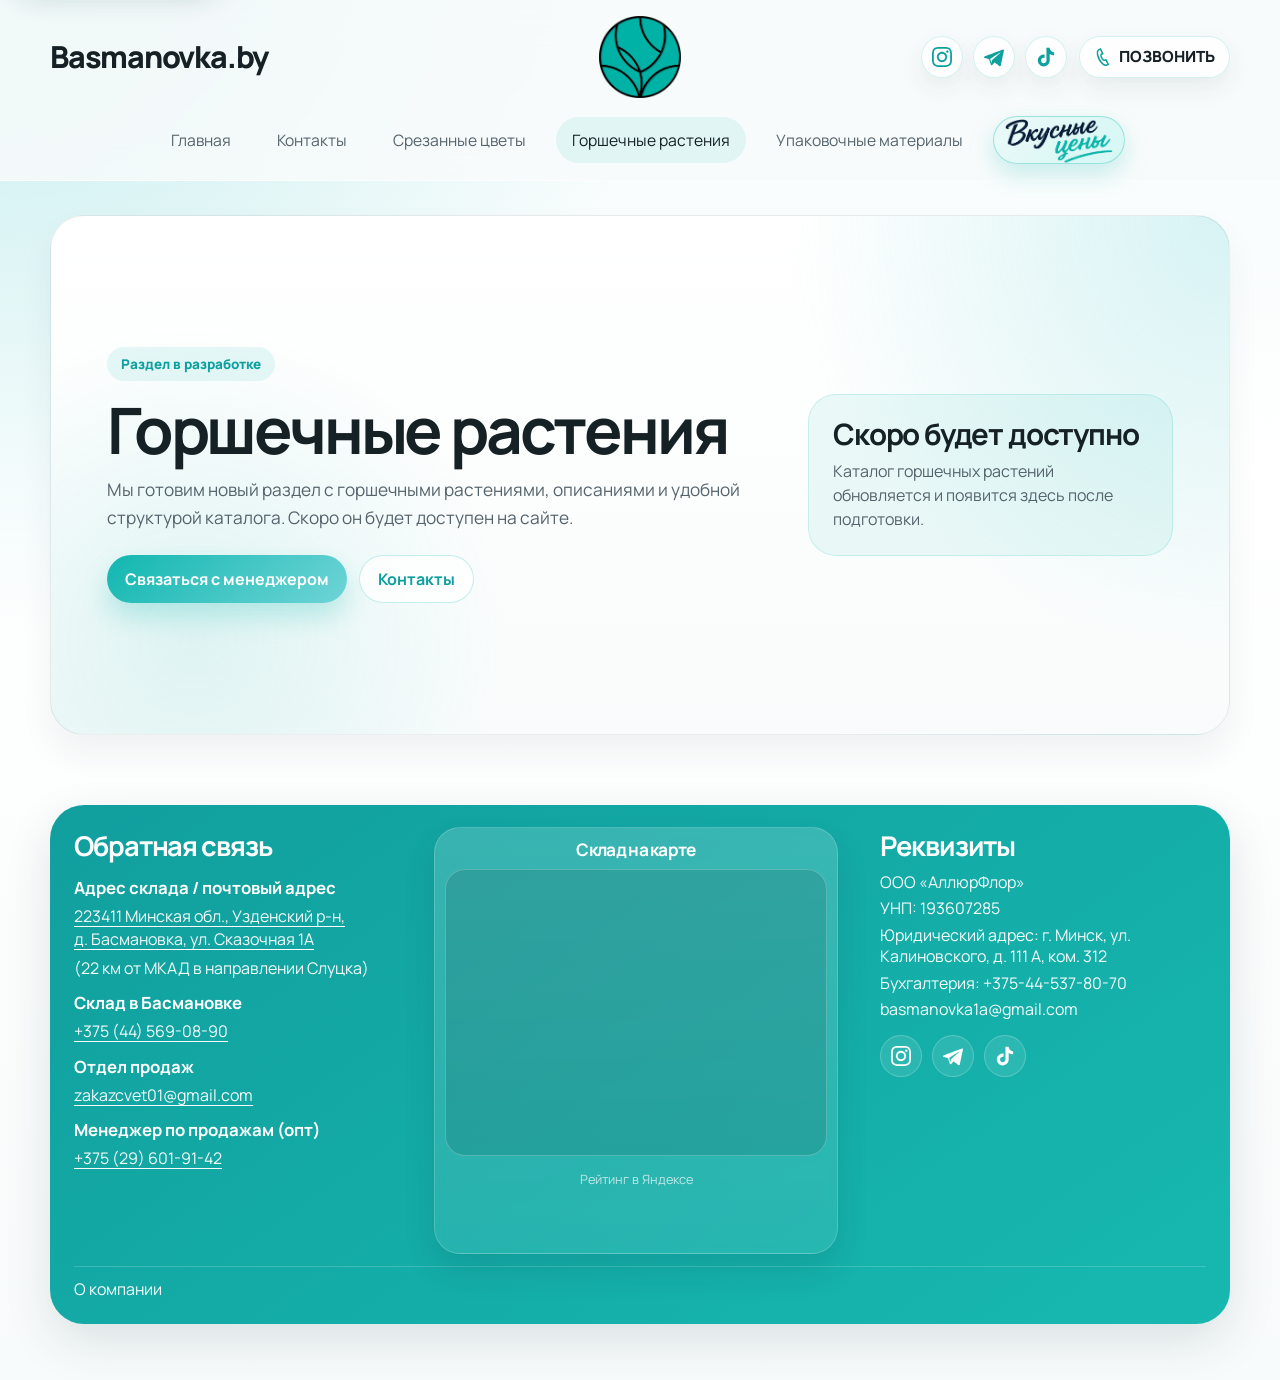
<file: pages/potted-plants.html>
<!doctype html>
<html lang="ru">
  <head>
    <meta charset="UTF-8" />
    <meta name="viewport" content="width=device-width, initial-scale=1.0" />
    <title>Горшечные растения — Basmanovka.by – Цветы и растения оптом</title>
    <meta
      name="description"
      content="Раздел горшечных растений Basmanovka.by находится в разработке. Скоро здесь появится обновлённый каталог растений."
    />
    <meta name="theme-color" content="#12b7b0" />
    <script>
      (() => {
        const media = window.matchMedia("(prefers-color-scheme: dark)");
        const applyTheme = () => {
          document.documentElement.dataset.theme = media.matches ? "dark" : "light";
        };
        applyTheme();
        if (media.addEventListener) media.addEventListener("change", applyTheme);
        else media.addListener(applyTheme);
      })();
    </script>
    <link rel="preconnect" href="https://fonts.googleapis.com" />
    <link rel="preconnect" href="https://fonts.gstatic.com" crossorigin />
    <link
      rel="stylesheet"
      href="https://fonts.googleapis.com/css2?family=Manrope:wght@400;500;600;700;800&display=swap"
    />
    <link rel="icon" type="image/png" href="../assets/favicon.png?v=20260425-user-icon" />
    <link rel="stylesheet" href="../styles.css?v=20260615-phone-menu-compact" />
    <script src="../js/nav-scroll-indicator.js?v=20260529-nav-cue-direct" defer></script>
    <script src="../js/phone-menu.js?v=20260614-close-outside" defer></script>
  </head>
  <body>
    <a class="skip-link" href="#main-content">Перейти к содержанию</a>
    <div class="site-shell">
      <header class="topbar">
        <div class="topbar__inner">
          <a class="brand-title" href="../index.html">Basmanovka.by</a>
          <a class="brand-marklink" href="../index.html" aria-label="АллюрФлор">
            <img
              class="brand__mark"
              src="../assets/logo-main.png"
              alt="АллюрФлор"
              width="711"
              height="711"
              decoding="async"
            />
          </a>
          <div class="topbar__meta">
            <div class="socials" aria-label="Социальные сети">
              <a class="socials__link" href="https://www.instagram.com/allyurflor/" aria-label="Instagram">
                <span class="socials__icon socials__icon--instagram" aria-hidden="true"></span>
              </a>
              <a class="socials__link" href="https://t.me/+gRPEEa1G59xjMmMy" aria-label="Telegram">
                <span class="socials__icon socials__icon--telegram" aria-hidden="true"></span>
              </a>
              <a class="socials__link socials__link--tiktok" href="https://www.tiktok.com/@allyurflor" aria-label="TikTok">
                <span class="socials__icon socials__icon--tiktok" aria-hidden="true"></span>
              </a>
            </div>
            <details class="phone-menu">
              <summary class="phone-menu__trigger" aria-label="Позвонить">
                <span class="phone-pill__icon" aria-hidden="true"></span>
                <span class="phone-menu__trigger-text">позвонить</span>
              </summary>
              <div class="phone-menu__panel" aria-label="Телефоны">
                <a class="phone-menu__card" href="tel:+375445690890">
                  <span class="phone-menu__label">Узнать наличие на складе</span>
                  <span class="phone-menu__number">+375 (44) 569-08-90</span>
                </a>
                <a class="phone-menu__card" href="tel:+375296019142">
                  <span class="phone-menu__label">менеджер(опт)</span>
                  <span class="phone-menu__number">+375 (29) 601-91-42</span>
                </a>
              </div>
            </details>
          </div>
          <nav class="nav" aria-label="Основная навигация">
            <a class="nav__link" href="../index.html">Главная</a>
            <a class="nav__link" href="../index.html#contacts">Контакты</a>
            <a class="nav__link" href="../pages/cut-flowers.html">Срезанные цветы</a>
            <a class="nav__link nav__link--active" href="../pages/potted-plants.html">Горшечные растения</a>
            <a class="nav__link" href="../pages/packaging.html">Упаковочные материалы</a>
            <a class="nav__cta" href="/catalog" aria-label="Вкусные цены">
              <img class="nav__cta-logo" src="../assets/tasty-prices.png" alt="Вкусные цены" draggable="false" />
            </a>
          </nav>
        </div>
      </header>
      <main id="main-content">
        <section class="construction" aria-labelledby="construction-title">
          <div class="construction__panel">
            <div class="construction__copy">
              <span class="construction__eyebrow">Раздел в разработке</span>
              <h1 id="construction-title">Горшечные растения</h1>
              <p>
                Мы готовим новый раздел с горшечными растениями, описаниями и удобной
                структурой каталога. Скоро он будет доступен на сайте.
              </p>
              <div class="construction__actions">
                <a class="button button--solid" href="tel:+375296019142">Связаться с менеджером</a>
                <a class="button construction__ghost" href="../index.html#contacts">Контакты</a>
              </div>
            </div>
            <div class="construction__status" aria-label="Статус раздела">
              <strong>Скоро будет доступно</strong>
              <span>Каталог горшечных растений обновляется и появится здесь после подготовки.</span>
            </div>
          </div>
        </section>
      </main>

      <footer class="footer">
        <div class="footer__inner">
          <div class="footer__grid">
            <div>
              <h3>Обратная связь</h3>
              <h4>Адрес склада / почтовый адрес</h4>
              <p>
                <a class="footer__address-link" href="https://yandex.com/maps/-/CPaqQ-yP" target="_blank" rel="noopener noreferrer">
                  <span class="footer__address-line">223411 Минская обл., Узденский р-н,</span>
                  <span class="footer__address-line">д. Басмановка, ул. Сказочная 1А</span>
                </a>
              </p>
              <p>(22 км от МКАД в направлении Слуцка)</p>
              <h4>Склад в Басмановке</h4>
              <p><a href="tel:+375445690890">+375 (44) 569-08-90</a></p>
              <h4>Отдел продаж</h4>
              <p><a href="mailto:zakazcvet01@gmail.com">zakazcvet01@gmail.com</a></p>
              <h4>Менеджер по продажам (опт)</h4>
              <p><a href="tel:+375296019142">+375 (29) 601-91-42</a></p>
            </div>
            <div class="footer__map" aria-labelledby="footer-map-title">
              <div class="footer__map-card">
                <h3 id="footer-map-title">Склад на карте</h3>
                <div class="footer__map-frame">
                  <iframe
                    src="https://yandex.ru/map-widget/v1/?z=12&amp;ol=biz&amp;oid=133978154204"
                    title="Склад Basmanovka.by на карте"
                    loading="lazy"
                    referrerpolicy="strict-origin-when-cross-origin"
                    allowfullscreen
                  ></iframe>
                </div>
                <div class="footer__rating" aria-label="Рейтинг организации в Яндексе">
                  <p class="footer__rating-label">Рейтинг в Яндексе</p>
                  <div class="footer__rating-badge footer__rating-badge--light">
                    <iframe
                      src="https://yandex.ru/sprav/widget/rating-badge/133978154204?type=rating"
                      title="Светлый бейдж рейтинга Basmanovka.by в Яндексе"
                      loading="lazy"
                    ></iframe>
                  </div>
                  <div class="footer__rating-badge footer__rating-badge--dark">
                    <iframe
                      src="https://yandex.ru/sprav/widget/rating-badge/133978154204?type=rating&amp;theme=dark"
                      title="Тёмный бейдж рейтинга Basmanovka.by в Яндексе"
                      loading="lazy"
                    ></iframe>
                  </div>
                </div>
              </div>
            </div>
            <div>
              <h3>Реквизиты</h3>
              <ul>
                <li>ООО «АллюрФлор»</li>
                <li>УНП: 193607285</li>
                <li>Юридический адрес: г. Минск, ул. Калиновского, д. 111 А, ком. 312</li>
                <li>Бухгалтерия: <a href="tel:+375445378070">+375-44-537-80-70</a></li>
                <li><a href="mailto:basmanovka1a@gmail.com">basmanovka1a@gmail.com</a></li>
              </ul>
              <div class="footer__socials" aria-label="Социальные сети">
                <a class="socials__link" href="https://www.instagram.com/allyurflor/" aria-label="Instagram">
                  <span class="socials__icon socials__icon--instagram" aria-hidden="true"></span>
                </a>
                <a class="socials__link" href="https://t.me/+gRPEEa1G59xjMmMy" aria-label="Telegram">
                  <span class="socials__icon socials__icon--telegram" aria-hidden="true"></span>
                </a>
                <a class="socials__link socials__link--tiktok" href="https://www.tiktok.com/@allyurflor" aria-label="TikTok">
                  <span class="socials__icon socials__icon--tiktok" aria-hidden="true"></span>
                </a>
              </div>
            </div>
          </div>
          <div class="footer__meta">
            <a href="../pages/about.html">О компании</a>
          </div>
        </div>
      </footer>
    </div>
  </body>
  </html>
</file>
<file: styles.css>
:root {
  color-scheme: light;
  --bg: #f8fbfb;
  --surface: #ffffff;
  --surface-soft: rgba(255, 255, 255, 0.78);
  --text: #162126;
  --muted: #55636c;
  --teal: #12b7b0;
  --teal-deep: #0ea09f;
  --teal-soft: #6fd4d7;
  --line: rgba(22, 33, 38, 0.08);
  --shadow: 0 18px 48px rgba(10, 53, 57, 0.12);
  --hero-bg:
    radial-gradient(circle at 10% 18%, rgba(123, 220, 213, 0.58), transparent 26%),
    radial-gradient(circle at 65% 48%, rgba(111, 212, 215, 0.34), transparent 30%),
    linear-gradient(135deg, #17b8b2 0%, #69c7d2 50%, #36b7e2 100%);
  --page-bg:
    radial-gradient(circle at top left, rgba(111, 212, 215, 0.32), transparent 34%),
    linear-gradient(180deg, #f4fbfb 0%, #ffffff 34%, #f8fbfb 100%);
  --radius-xl: 32px;
  --radius-lg: 22px;
  --container: min(1180px, calc(100vw - 48px));
  --font-ui: "Manrope", "Helvetica Neue", Arial, sans-serif;
}

* {
  box-sizing: border-box;
}

html {
  scroll-behavior: smooth;
}

body {
  margin: 0;
  font-family: var(--font-ui);
  color: var(--text);
  background: var(--page-bg);
}

.skip-link {
  position: absolute;
  top: 14px;
  left: 14px;
  z-index: 40;
  padding: 12px 16px;
  border-radius: 999px;
  background: var(--surface);
  color: var(--text);
  box-shadow: 0 12px 28px rgba(12, 56, 60, 0.16);
  transform: translateY(-160%);
  transition: transform 160ms ease;
}

.skip-link:focus {
  transform: translateY(0);
}

a {
  color: inherit;
  text-decoration: none;
}

picture {
  display: block;
}

img {
  display: block;
  max-width: 100%;
  height: auto;
}

button,
input,
textarea,
select {
  font: inherit;
}

h1,
h2,
h3,
h4 {
  text-wrap: balance;
}

p {
  text-wrap: pretty;
}

[id] {
  scroll-margin-top: 120px;
}

.site-shell {
  min-height: 100vh;
}

.topbar {
  position: sticky;
  top: 0;
  z-index: 20;
  backdrop-filter: blur(18px);
  background: color-mix(in srgb, var(--bg) 84%, transparent);
  border-bottom: 1px solid color-mix(in srgb, var(--surface) 70%, transparent);
}

.topbar__inner,
.section,
.footer__inner {
  width: var(--container);
  margin: 0 auto;
}

.topbar__inner {
  display: grid;
  grid-template-columns: 1fr auto 1fr;
  align-items: center;
  gap: 18px 24px;
  padding: 16px 0;
}

.brand-title {
  justify-self: start;
  font-size: clamp(1.35rem, 3vw, 1.9rem);
  font-weight: 800;
  letter-spacing: -0.04em;
  line-height: 1;
}

.brand-marklink {
  justify-self: center;
  display: inline-flex;
  align-items: center;
  justify-content: center;
}

.brand__mark {
  width: 82px;
  height: 82px;
  object-fit: contain;
}

.topbar__meta {
  display: flex;
  align-items: center;
  justify-content: flex-end;
  gap: 12px;
  flex-wrap: wrap;
  justify-self: end;
}

.socials {
  display: inline-flex;
  align-items: center;
  gap: 10px;
  margin-left: 18px;
}

.socials__link,
.phone-pill {
  height: 42px;
  border-radius: 999px;
  display: inline-flex;
  align-items: center;
  justify-content: center;
  border: 1px solid rgba(18, 183, 176, 0.18);
  background: var(--surface-soft);
  box-shadow: 0 10px 24px rgba(10, 53, 57, 0.08);
}

.socials__link {
  width: 42px;
  color: var(--teal-deep);
  transition: 180ms ease;
}

.socials__link:hover,
.phone-pill:hover {
  transform: translateY(-1px);
  border-color: rgba(18, 183, 176, 0.34);
  background: color-mix(in srgb, var(--surface) 94%, transparent);
}

.socials__link svg {
  width: 20px;
  height: 20px;
  stroke: currentColor;
  fill: none;
  stroke-width: 2;
  stroke-linecap: round;
  stroke-linejoin: round;
}

.socials__icon {
  display: block;
  width: 20px;
  height: 20px;
  background: currentColor;
  mask: var(--social-icon) center / contain no-repeat;
  -webkit-mask: var(--social-icon) center / contain no-repeat;
}

.socials__icon--instagram {
  --social-icon: url("assets/social-instagram.svg");
}

.socials__icon--telegram {
  --social-icon: url("assets/social-telegram.svg");
}

.socials__icon--tiktok {
  --social-icon: url("assets/social-tiktok.svg");
}

.phone-pill {
  gap: 10px;
  padding: 0 16px;
  color: var(--text);
  font-size: 0.94rem;
  font-weight: 700;
}

.phone-pill__icon {
  flex: 0 0 auto;
  width: 18px;
  height: 18px;
  background: var(--teal-deep);
  mask: url("assets/phone.svg") center / contain no-repeat;
  -webkit-mask: url("assets/phone.svg") center / contain no-repeat;
}

.phone-menu__trigger .phone-pill__icon {
  animation: phone-vibrate 2.8s ease-in-out infinite;
  transform-origin: 50% 78%;
}

@keyframes phone-vibrate {
  0%,
  72%,
  100% {
    transform: rotate(0deg);
  }

  75% {
    transform: rotate(-12deg);
  }

  78% {
    transform: rotate(10deg);
  }

  81% {
    transform: rotate(-8deg);
  }

  84% {
    transform: rotate(6deg);
  }

  87% {
    transform: rotate(0deg);
  }
}

.phone-pill__text {
  min-width: 0;
}

.phone-pill svg {
  width: 18px;
  height: 18px;
  stroke: var(--teal-deep);
  fill: none;
  stroke-width: 2;
  stroke-linecap: round;
  stroke-linejoin: round;
}

.phone-menu {
  position: relative;
}

.phone-menu__trigger {
  align-items: center;
  background: var(--surface-soft);
  border: 1px solid rgba(18, 183, 176, 0.18);
  border-radius: 999px;
  box-shadow: 0 10px 24px rgba(10, 53, 57, 0.08);
  color: var(--teal-deep);
  cursor: pointer;
  display: inline-flex;
  gap: 7px;
  height: 42px;
  justify-content: center;
  list-style: none;
  padding: 0 14px;
  transition: 180ms ease;
  width: auto;
}

.phone-menu__trigger-text {
  align-items: center;
  color: var(--text);
  display: inline-grid;
  font-size: 0.96rem;
  font-weight: 800;
  height: 100%;
  justify-items: center;
  line-height: 1;
  place-items: center;
  text-transform: uppercase;
  white-space: nowrap;
}

.phone-menu__trigger::-webkit-details-marker {
  display: none;
}

.phone-menu__trigger::marker {
  content: "";
}

.phone-menu__trigger:hover,
.phone-menu[open] .phone-menu__trigger {
  background: color-mix(in srgb, var(--surface) 94%, transparent);
  border-color: rgba(18, 183, 176, 0.34);
  transform: translateY(-1px);
}

.phone-menu__panel {
  display: grid;
  gap: 8px;
  justify-items: end;
  min-width: 0;
  opacity: 0;
  pointer-events: none;
  position: absolute;
  right: 0;
  top: calc(100% + 10px);
  transform: translateY(-4px);
  transition: opacity 160ms ease, transform 160ms ease;
  z-index: 40;
}

.phone-menu[open] .phone-menu__panel {
  opacity: 1;
  pointer-events: auto;
  transform: translateY(0);
}

.phone-menu__card {
  align-items: center;
  background: var(--surface);
  border: 1px solid rgba(18, 183, 176, 0.18);
  border-radius: 999px;
  box-shadow: 0 10px 24px rgba(10, 53, 57, 0.08);
  color: var(--text);
  display: grid;
  gap: 2px;
  justify-items: stretch;
  min-height: 52px;
  padding: 9px 18px;
  text-align: right;
  text-decoration: none;
  transition: 180ms ease;
  white-space: nowrap;
  max-width: calc(100vw - 24px);
  width: max-content;
}

.phone-menu__card:hover {
  background: color-mix(in srgb, var(--surface) 94%, var(--teal) 6%);
  border-color: rgba(18, 183, 176, 0.34);
  transform: translateY(-1px);
}

.phone-menu__label {
  color: var(--muted);
  font-size: 0.72rem;
  font-weight: 800;
  justify-self: stretch;
  letter-spacing: 0.04em;
  text-align: right;
  text-transform: uppercase;
}

.phone-menu__number {
  font-size: 0.94rem;
  font-weight: 800;
  justify-self: stretch;
  text-align: right;
}

.nav {
  display: flex;
  align-items: center;
  gap: 14px;
  flex-wrap: wrap;
  justify-content: center;
  grid-column: 1 / -1;
  width: 100%;
}

.nav__link {
  padding: 12px 16px;
  border-radius: 999px;
  font-size: 0.98rem;
  color: var(--muted);
  transition: 180ms ease;
  text-align: center;
}

.nav__link:hover,
.nav__link--active {
  color: var(--text);
  background: rgba(18, 183, 176, 0.1);
}

.nav__cta {
  display: inline-flex;
  align-items: center;
  justify-content: center;
  width: 132px;
  height: 48px;
  padding: 5px 13px;
  border-radius: 999px;
  border: 1px solid rgba(18, 183, 176, 0.35);
  background: linear-gradient(135deg, rgba(235, 249, 248, 0.98), rgba(210, 247, 244, 0.94));
  box-shadow: 0 10px 24px rgba(18, 183, 176, 0.22);
  line-height: 0;
  user-select: none;
  -webkit-user-select: none;
}

.nav__cta-logo {
  width: 108px;
  max-width: none;
  height: auto;
  pointer-events: none;
  user-select: none;
  -webkit-user-select: none;
  -webkit-user-drag: none;
  transform: translateY(1px);
}

.hero {
  padding: 10px 0 16px;
}

.hero__panel {
  width: var(--container);
  margin: 0 auto;
  background: var(--hero-bg);
  border-radius: 32px;
  box-shadow: var(--shadow);
  overflow: hidden;
  position: relative;
  display: grid;
  grid-template-columns: minmax(0, 1.1fr) minmax(340px, 0.9fr);
  isolation: isolate;
  align-items: center;
  min-height: 0;
}

.hero__content {
  padding: clamp(22px, 3vw, 34px);
  display: flex;
  flex-direction: column;
  gap: 14px;
  min-height: 0;
  justify-content: center;
}

.hero__eyebrow {
  display: inline-flex;
  align-items: center;
  gap: 10px;
  width: fit-content;
  padding: 8px 14px;
  border-radius: 999px;
  background: rgba(255, 255, 255, 0.18);
  color: rgba(255, 255, 255, 0.92);
  backdrop-filter: blur(8px);
  font-size: 0.84rem;
  font-weight: 700;
}

.hero h1 {
  margin: 0;
  font-size: clamp(2.2rem, 4.8vw, 4.1rem);
  line-height: 0.92;
  letter-spacing: -0.045em;
  color: white;
  max-width: 620px;
}

.hero__lead {
  margin: 0;
  font-size: clamp(0.95rem, 1.35vw, 1.08rem);
  line-height: 1.33;
  max-width: 520px;
  color: rgba(255, 255, 255, 0.95);
}

.hero__actions {
  display: flex;
  flex-wrap: wrap;
  gap: 12px;
  margin-top: 4px;
}

.button {
  display: inline-flex;
  align-items: center;
  justify-content: center;
  gap: 10px;
  min-height: 48px;
  padding: 0 18px;
  border-radius: 999px;
  font-weight: 700;
  transition: transform 160ms ease, box-shadow 160ms ease, background 160ms ease;
}

.button:hover {
  transform: translateY(-1px);
}

.button--solid {
  background: white;
  color: #0f7f87;
  box-shadow: 0 16px 28px rgba(17, 64, 69, 0.16);
}

.button--ghost {
  border: 1px solid rgba(255, 255, 255, 0.45);
  color: white;
  background: rgba(255, 255, 255, 0.08);
}

.hero__stats {
  display: grid;
  grid-template-columns: repeat(3, minmax(0, 1fr));
  gap: 10px;
  margin-top: 2px;
}

.stat-card {
  padding: 12px 14px 14px;
  border-radius: 18px;
  background: rgba(255, 255, 255, 0.12);
  border: 1px solid rgba(255, 255, 255, 0.12);
  backdrop-filter: blur(8px);
}

.stat-card strong {
  display: block;
  font-size: clamp(1.45rem, 2.8vw, 2.3rem);
  line-height: 0.95;
  letter-spacing: -0.06em;
  color: white;
}

.stat-card span {
  display: block;
  margin-top: 6px;
  color: rgba(255, 255, 255, 0.92);
  font-size: 0.82rem;
  line-height: 1.28;
}

.hero__visual {
  position: relative;
  display: flex;
  align-items: flex-end;
  justify-content: center;
  padding: 0 10px;
}

.hero__glow {
  position: absolute;
  inset: auto 5% 12% auto;
  width: 72%;
  aspect-ratio: 1;
  border-radius: 50%;
  background: radial-gradient(circle, rgba(255, 192, 230, 0.58), rgba(255, 192, 230, 0.08) 52%, transparent 74%);
  filter: blur(18px);
}

.hero__flower {
  position: relative;
  z-index: 1;
  width: min(90%, 430px);
  object-fit: contain;
  transform: none;
}

@media (min-width: 761px) {
  .hero__panel {
    align-items: stretch;
    min-height: clamp(444px, 32.1vw, 490px);
  }

  .hero__content {
    position: relative;
    z-index: 2;
  }

  .hero__eyebrow {
    transform: translateY(clamp(-22px, -1.1vw, -16px));
  }

  .hero__visual {
    align-self: stretch;
    min-height: 0;
    overflow: hidden;
  }

  .hero__flower {
    position: absolute;
    right: clamp(28px, 4.6vw, 76px);
    bottom: 0;
    width: auto;
    max-width: none;
    height: min(calc(100% + 30px), 520px);
  }
}

.section {
  padding: 28px 0 0;
}

.section__header {
  display: flex;
  align-items: end;
  justify-content: space-between;
  gap: 18px;
  margin-bottom: 22px;
}

.section__title {
  margin: 0;
  font-size: clamp(1.8rem, 3vw, 2.8rem);
  letter-spacing: -0.05em;
}

.section__subtitle {
  max-width: 640px;
  margin: 0;
  color: var(--muted);
  font-size: 1rem;
  line-height: 1.55;
}

.section-kicker {
  display: inline-flex;
  align-items: center;
  min-height: 34px;
  margin-bottom: 14px;
  padding: 0 14px;
  border-radius: 999px;
  background: rgba(18, 183, 176, 0.1);
  border: 1px solid rgba(18, 183, 176, 0.16);
  color: var(--teal-deep);
  font-size: 0.82rem;
  font-weight: 800;
  letter-spacing: 0.06em;
  text-transform: uppercase;
}

.cards {
  display: grid;
  grid-template-columns: repeat(3, minmax(0, 1fr));
  gap: 20px;
}

.card {
  background: var(--surface);
  border-radius: var(--radius-xl);
  border: 1px solid var(--line);
  box-shadow: 0 16px 36px rgba(14, 48, 52, 0.06);
  overflow: hidden;
}

.card--category {
  display: flex;
  flex-direction: column;
}

.card__media {
  position: relative;
  aspect-ratio: 1.45 / 1;
  overflow: hidden;
  background: linear-gradient(135deg, rgba(18, 183, 176, 0.1), rgba(105, 199, 210, 0.15));
}

.card__media img {
  width: 100%;
  height: 100%;
  object-fit: cover;
}

.placeholder-art {
  width: 100%;
  height: 100%;
  position: relative;
  overflow: hidden;
}

.placeholder-art::before {
  content: "";
  position: absolute;
  inset: 0;
  background:
    radial-gradient(circle at 18% 20%, rgba(255,255,255,0.55), transparent 18%),
    radial-gradient(circle at 82% 18%, rgba(255,255,255,0.3), transparent 16%),
    linear-gradient(135deg, rgba(255,255,255,0.18), transparent 55%);
}

.placeholder-art--cut {
  background: linear-gradient(135deg, #ffe2eb 0%, #ffd0d9 32%, #f7a8b7 100%);
}

.placeholder-art--plants {
  background: linear-gradient(135deg, #dff4e8 0%, #bde7cf 34%, #88c79f 100%);
}

.placeholder-art--packaging {
  background: linear-gradient(135deg, #efe6da 0%, #dfcfbb 38%, #c7b195 100%);
}

.placeholder-art__scene {
  position: absolute;
  inset: 0;
}

.placeholder-art__shape {
  position: absolute;
}

.placeholder-art--cut .placeholder-art__shape--stem {
  width: 8px;
  height: 72px;
  background: linear-gradient(180deg, #4d8d61, #316341);
  bottom: 26px;
  border-radius: 999px;
}

.placeholder-art--cut .placeholder-art__shape--flower {
  width: 72px;
  height: 72px;
  border-radius: 50%;
  background:
    radial-gradient(circle at center, #ffe9ef 0 24%, transparent 25%),
    radial-gradient(circle at 50% 10%, #d33d63 0 24%, transparent 25%),
    radial-gradient(circle at 87% 34%, #d33d63 0 24%, transparent 25%),
    radial-gradient(circle at 76% 78%, #d33d63 0 24%, transparent 25%),
    radial-gradient(circle at 24% 78%, #d33d63 0 24%, transparent 25%),
    radial-gradient(circle at 13% 34%, #d33d63 0 24%, transparent 25%),
    radial-gradient(circle at center, #bf234d 0 54%, #d33d63 55% 100%);
  filter: drop-shadow(0 10px 12px rgba(126, 21, 53, 0.18));
}

.placeholder-art--plants .placeholder-art__shape--pot {
  width: 110px;
  height: 86px;
  bottom: 22px;
  background: linear-gradient(180deg, #d8b18b, #b8845e);
  clip-path: polygon(10% 0, 90% 0, 78% 100%, 22% 100%);
  box-shadow: 0 16px 20px rgba(71, 56, 35, 0.14);
}

.placeholder-art--plants .placeholder-art__shape--leaf {
  width: 34px;
  height: 74px;
  background: linear-gradient(180deg, #31986f, #1e6e51);
  border-radius: 100% 0 100% 0;
  transform-origin: bottom center;
}

.placeholder-art--packaging .placeholder-art__shape--box {
  width: 124px;
  height: 84px;
  bottom: 26px;
  background: linear-gradient(180deg, #d6b085, #bd8c58);
  box-shadow: 0 16px 20px rgba(86, 60, 28, 0.16);
}

.placeholder-art--packaging .placeholder-art__shape--box.left {
  left: 50%;
  transform: translateX(-52%) skewY(22deg);
  clip-path: polygon(0 0, 42% 0, 42% 100%, 0 82%);
}

.placeholder-art--packaging .placeholder-art__shape--box.right {
  left: 50%;
  transform: translateX(-8%) skewY(-22deg);
  clip-path: polygon(0 0, 100% 18%, 100% 100%, 0 100%);
}

.placeholder-art--packaging .placeholder-art__shape--roll {
  width: 26px;
  height: 84px;
  bottom: 92px;
  border-radius: 20px 20px 8px 8px;
  box-shadow: inset 0 0 0 2px rgba(255,255,255,0.24);
}

.placeholder-art__caption {
  position: absolute;
  left: 24px;
  bottom: 18px;
  z-index: 1;
  display: inline-flex;
  padding: 9px 14px;
  border-radius: 999px;
  background: rgba(255, 255, 255, 0.78);
  backdrop-filter: blur(8px);
  color: #24343a;
  font-size: 0.84rem;
  font-weight: 700;
  letter-spacing: 0.02em;
}

.card__body {
  padding: 24px;
  display: flex;
  flex-direction: column;
  flex: 1 1 auto;
}

.card__title {
  margin: 0;
  font-size: 1.45rem;
  letter-spacing: -0.04em;
}

.card__copy {
  margin: 10px 0 0;
  color: var(--muted);
  font-size: 1rem;
  line-height: 1.55;
}

.card__link {
  display: inline-flex;
  align-items: center;
  gap: 8px;
  justify-content: center;
  margin-top: auto;
  min-height: 46px;
  padding: 0 16px;
  border-radius: 999px;
  background: linear-gradient(135deg, rgba(18,183,176,0.14), rgba(18,183,176,0.22));
  border: 1px solid rgba(18,183,176,0.24);
  color: var(--teal-deep);
  font-weight: 700;
  box-shadow: 0 10px 24px rgba(18, 183, 176, 0.12);
  transition: transform 160ms ease, box-shadow 160ms ease, background 160ms ease, border-color 160ms ease;
  width: fit-content;
}

.card__link::after {
  content: "→";
  font-size: 1rem;
  line-height: 1;
}

.card__link:hover {
  transform: translateY(-1px);
  box-shadow: 0 14px 28px rgba(18, 183, 176, 0.18);
  background: linear-gradient(135deg, rgba(18,183,176,0.18), rgba(18,183,176,0.28));
  border-color: rgba(18,183,176,0.34);
}

.advantage-grid {
  display: grid;
  grid-template-columns: repeat(3, minmax(0, 1fr));
  gap: 20px;
}

.advantage {
  text-align: center;
  background: linear-gradient(180deg, rgba(255,255,255,0.85), rgba(255,255,255,0.98));
  border-radius: var(--radius-xl);
  border: 1px solid var(--line);
  padding: 28px 22px;
  box-shadow: 0 18px 34px rgba(12, 56, 60, 0.06);
}

.advantage__icon {
  width: 120px;
  height: 120px;
  margin: 0 auto 18px;
  border-radius: 32px;
  display: grid;
  place-items: center;
  background: linear-gradient(180deg, rgba(18, 183, 176, 0.09), rgba(18, 183, 176, 0.025));
  border: 1px solid rgba(18, 183, 176, 0.11);
}

.advantage__icon svg {
  width: 72px;
  height: 72px;
  stroke: #178d87;
  fill: none;
  stroke-width: 2.35;
  stroke-linecap: round;
  stroke-linejoin: round;
}

.advantage__mark {
  display: block;
  width: 72px;
  height: 72px;
  background: #178d87;
  mask: var(--advantage-icon) center / contain no-repeat;
  -webkit-mask: var(--advantage-icon) center / contain no-repeat;
}

.advantage__mark--shield {
  --advantage-icon: url("assets/advantage-shield.svg");
}

.advantage__mark--delivery {
  --advantage-icon: url("assets/advantage-delivery.svg");
}

.advantage__mark--thumb {
  --advantage-icon: url("assets/advantage-thumb.svg");
}

.advantage h3 {
  margin: 0;
  font-size: 1.5rem;
  letter-spacing: -0.04em;
}

.advantage p {
  margin: 10px auto 0;
  max-width: 28ch;
  color: var(--muted);
  line-height: 1.5;
}

.feature-band {
  display: grid;
  grid-template-columns: 1.1fr 0.9fr;
  gap: 24px;
  align-items: start;
}

.feature-band__image {
  border-radius: 30px;
  overflow: hidden;
  box-shadow: var(--shadow);
}

.full-banner {
  width: 100%;
  border-radius: 34px;
  overflow: hidden;
  box-shadow: var(--shadow);
}

.full-banner img {
  width: 100%;
  display: block;
  object-fit: cover;
}

.feature-band__image img {
  width: 100%;
  height: 100%;
  object-fit: cover;
}

.feature-band__panel {
  background: var(--surface);
  border: 1px solid var(--line);
  box-shadow: 0 18px 34px rgba(12, 56, 60, 0.06);
  border-radius: 30px;
  padding: 28px;
}

.feature-band__panel h3 {
  margin: 0 0 12px;
  font-size: 1.55rem;
  letter-spacing: -0.04em;
}

.feature-band__panel p,
.feature-band__panel li {
  color: var(--muted);
  line-height: 1.6;
  font-size: 1rem;
}

.feature-band__panel ul {
  margin: 16px 0 0;
  padding-left: 20px;
}

.page-hero {
  padding: 34px 0 18px;
}

.page-hero__box {
  width: var(--container);
  margin: 0 auto;
  padding: clamp(28px, 5vw, 56px);
  border-radius: 34px;
  background:
    radial-gradient(circle at top right, rgba(111, 212, 215, 0.28), transparent 34%),
    linear-gradient(180deg, var(--surface) 0%, color-mix(in srgb, var(--bg) 80%, var(--surface)) 100%);
  border: 1px solid var(--line);
  box-shadow: 0 18px 34px rgba(12, 56, 60, 0.06);
}

.page-hero h1 {
  margin: 0;
  font-size: clamp(2.3rem, 5vw, 4.6rem);
  letter-spacing: -0.05em;
}

.page-hero p {
  max-width: 760px;
  margin: 14px 0 0;
  color: var(--muted);
  font-size: 1.08rem;
  line-height: 1.6;
}

.page-hero--compact {
  padding: 18px 0 10px;
}

.page-hero--compact .page-hero__box {
  padding: clamp(20px, 3vw, 32px);
  border-radius: 28px;
}

.page-hero--compact h1 {
  font-size: clamp(1.95rem, 4vw, 3.25rem);
}

.page-hero--compact p {
  max-width: 700px;
  margin-top: 10px;
  font-size: 1rem;
  line-height: 1.5;
}

.construction {
  padding: 34px 0 30px;
}

.construction__panel {
  width: var(--container);
  min-height: min(520px, calc(100vh - 260px));
  margin: 0 auto;
  padding: clamp(28px, 5vw, 56px);
  display: grid;
  grid-template-columns: minmax(0, 1.1fr) minmax(240px, 0.6fr);
  align-items: center;
  gap: 32px;
  border-radius: 34px;
  border: 1px solid var(--line);
  background:
    radial-gradient(circle at top right, rgba(111, 212, 215, 0.28), transparent 34%),
    radial-gradient(circle at 12% 82%, rgba(18, 183, 176, 0.12), transparent 28%),
    linear-gradient(180deg, var(--surface) 0%, color-mix(in srgb, var(--bg) 82%, var(--surface)) 100%);
  box-shadow: 0 18px 34px rgba(12, 56, 60, 0.06);
  overflow: hidden;
}

.construction__eyebrow {
  display: inline-flex;
  width: fit-content;
  padding: 8px 14px;
  border-radius: 999px;
  background: rgba(18, 183, 176, 0.1);
  color: var(--teal-deep);
  font-size: 0.84rem;
  font-weight: 800;
}

.construction h1 {
  max-width: 780px;
  margin: 18px 0 0;
  font-size: clamp(2.2rem, 5vw, 4.5rem);
  line-height: 0.96;
  letter-spacing: -0.05em;
}

.construction p {
  max-width: 680px;
  margin: 16px 0 0;
  color: var(--muted);
  font-size: 1.08rem;
  line-height: 1.6;
}

.construction__actions {
  display: flex;
  flex-wrap: wrap;
  gap: 12px;
  margin-top: 24px;
}

.construction .button--solid {
  background: linear-gradient(135deg, var(--teal), var(--teal-soft));
  color: white;
  box-shadow: 0 14px 26px rgba(18, 183, 176, 0.24);
}

.construction__ghost {
  border: 1px solid rgba(18, 183, 176, 0.24);
  background: var(--surface-soft);
  color: var(--teal-deep);
}

.construction__status {
  justify-self: stretch;
  padding: 24px;
  border-radius: 28px;
  border: 1px solid rgba(18, 183, 176, 0.16);
  background: rgba(18, 183, 176, 0.08);
}

.construction__status strong {
  display: block;
  color: var(--text);
  font-size: clamp(1.35rem, 2.3vw, 2rem);
  line-height: 1.05;
  letter-spacing: -0.04em;
}

.construction__status span {
  display: block;
  margin-top: 10px;
  color: var(--muted);
  line-height: 1.5;
}

.info-grid {
  display: grid;
  grid-template-columns: repeat(2, minmax(0, 1fr));
  gap: 18px;
}

.info-card {
  padding: 22px;
  background: var(--surface);
  border-radius: 24px;
  border: 1px solid var(--line);
}

.info-card h3 {
  margin: 0;
  font-size: 1.3rem;
}

.info-card p {
  margin: 10px 0 0;
  color: var(--muted);
  line-height: 1.55;
}

.catalog-grid {
  display: grid;
  grid-template-columns: repeat(3, minmax(0, 1fr));
  gap: 18px;
}

.catalog-card {
  background: var(--surface);
  border: 1px solid var(--line);
  border-radius: 24px;
  overflow: hidden;
  box-shadow: 0 14px 30px rgba(12, 56, 60, 0.05);
}

.section--plant-care {
  padding-top: 12px;
}

.section__header--stack {
  align-items: flex-start;
}

.plant-care-toolbar {
  display: flex;
  flex-direction: column;
  align-items: stretch;
  gap: 18px;
  margin-bottom: 24px;
}

.plant-care-cover {
  position: relative;
  overflow: hidden;
  min-height: 220px;
  margin-bottom: 22px;
  border: 1px solid var(--line);
  border-radius: 30px;
  background:
    radial-gradient(circle at top left, rgba(18, 183, 176, 0.18), transparent 34%),
    linear-gradient(135deg, rgba(18, 183, 176, 0.12), rgba(105, 199, 210, 0.16));
  box-shadow: 0 18px 40px rgba(12, 56, 60, 0.08);
}

.plant-care-cover__media,
.plant-care-cover__media img,
.plant-care-cover__overlay {
  position: absolute;
  inset: 0;
}

.plant-care-cover__media img {
  width: 100%;
  height: 100%;
  object-fit: cover;
}

.plant-care-cover__overlay {
  background:
    linear-gradient(180deg, rgba(12, 56, 60, 0.08), rgba(12, 56, 60, 0.22)),
    radial-gradient(circle at top left, rgba(18, 183, 176, 0.22), transparent 34%);
}

.plant-care-toolbar__note {
  max-width: none;
  margin: 0;
  color: var(--muted);
  line-height: 1.6;
}

.plant-care-toolbar__filters {
  display: flex;
  justify-content: flex-start;
  width: 100%;
  max-width: 100%;
  overflow: visible;
  padding-top: 16px;
  padding-bottom: 8px;
}

.plant-filter-list {
  display: grid;
  grid-template-columns: repeat(5, minmax(0, 1fr));
  align-content: flex-start;
  gap: 12px 14px;
  width: 100%;
  min-width: 0;
}

.plant-filter {
  display: inline-flex;
  width: 100%;
  min-width: 0;
  align-items: center;
  justify-content: space-between;
  gap: 10px;
  min-height: 46px;
  padding: 8px 14px;
  border-radius: 999px;
  border: 1px solid rgba(18, 183, 176, 0.16);
  background: color-mix(in srgb, var(--surface) 92%, rgba(18, 183, 176, 0.06));
  color: var(--muted);
  font-weight: 700;
  text-align: left;
  white-space: normal;
  cursor: pointer;
  transition: transform 160ms ease, border-color 160ms ease, background 160ms ease, box-shadow 160ms ease;
}

.plant-filter span {
  min-width: 0;
  line-height: 1.15;
}

.plant-filter strong {
  display: inline-flex;
  align-items: center;
  justify-content: center;
  min-width: 24px;
  height: 24px;
  padding: 0 7px;
  border-radius: 999px;
  background: rgba(18, 183, 176, 0.1);
  color: var(--teal-deep);
  font-size: 0.78rem;
}

.plant-filter:hover {
  transform: translateY(-1px);
  border-color: rgba(18, 183, 176, 0.28);
  box-shadow: 0 12px 24px rgba(12, 56, 60, 0.08);
}

.plant-filter--active {
  background: linear-gradient(135deg, var(--teal), var(--teal-soft));
  border-color: transparent;
  color: white;
  box-shadow: 0 14px 28px rgba(18, 183, 176, 0.22);
}

.plant-filter--active strong {
  background: rgba(255, 255, 255, 0.16);
  color: white;
}

.plant-care-grid {
  display: grid;
  grid-template-columns: repeat(auto-fit, minmax(250px, 1fr));
  gap: 18px;
}

.plant-care-catalog {
  display: grid;
  grid-template-columns: 124px minmax(0, 1fr);
  align-items: start;
  gap: 18px;
}

.plant-care-catalog__main {
  min-width: 0;
}

.plant-care-index {
  min-width: 0;
  position: sticky;
  top: var(--plant-index-top, 106px);
  align-self: start;
}

.plant-care-index__rail {
  position: relative;
  display: flex;
  flex-direction: column;
  align-items: center;
  gap: 12px;
  padding: 14px 10px;
  border: 1px solid var(--line);
  border-radius: 28px;
  background:
    radial-gradient(circle at top, rgba(18, 183, 176, 0.14), transparent 34%),
    linear-gradient(180deg, rgba(255, 255, 255, 0.96), rgba(247, 251, 251, 0.94));
  box-shadow: 0 16px 34px rgba(12, 56, 60, 0.08);
  max-height: var(--plant-index-max-height, calc(100vh - 118px));
}

.plant-care-index__label {
  color: var(--teal-deep);
  font-size: 0.72rem;
  font-weight: 800;
  letter-spacing: 0.18em;
  text-transform: uppercase;
}

.plant-care-index__letters {
  display: grid;
  grid-template-columns: repeat(2, minmax(0, 42px));
  gap: 8px;
  width: auto;
  justify-content: center;
  justify-items: center;
}

.plant-care-index__letter {
  position: relative;
  z-index: 1;
  display: inline-flex;
  align-items: center;
  justify-content: center;
  width: 42px;
  height: 42px;
  border: 1px solid rgba(18, 183, 176, 0.14);
  border-radius: 999px;
  background: color-mix(in srgb, var(--surface) 92%, rgba(18, 183, 176, 0.08));
  color: var(--muted);
  font-size: 0.9rem;
  font-weight: 800;
  line-height: 1;
  cursor: pointer;
  transition: transform 160ms ease, border-color 160ms ease, background 160ms ease, box-shadow 160ms ease, color 160ms ease;
}

.plant-care-index__letter:hover {
  transform: translateX(2px);
  border-color: rgba(18, 183, 176, 0.3);
  color: var(--teal-deep);
  box-shadow: 0 10px 22px rgba(12, 56, 60, 0.08);
}

.plant-care-index__letter--active {
  background: linear-gradient(135deg, var(--teal), var(--teal-soft));
  border-color: transparent;
  color: white;
  box-shadow: 0 14px 28px rgba(18, 183, 176, 0.22);
}

.plant-card[data-alpha-anchor="true"] {
  scroll-margin-top: var(--plant-card-scroll-offset, 104px);
}

.plant-scroll-top {
  position: fixed;
  right: max(18px, calc((100vw - var(--container)) / 2));
  bottom: 24px;
  z-index: 18;
  display: inline-flex;
  align-items: center;
  justify-content: center;
  min-width: 112px;
  min-height: 48px;
  padding: 0 18px;
  border: 1px solid rgba(18, 183, 176, 0.2);
  border-radius: 999px;
  background: linear-gradient(135deg, rgba(255, 255, 255, 0.96), rgba(240, 250, 249, 0.94));
  color: var(--teal-deep);
  font-size: 0.96rem;
  font-weight: 800;
  letter-spacing: -0.02em;
  box-shadow: 0 18px 36px rgba(12, 56, 60, 0.16);
  opacity: 0;
  transform: translateY(12px);
  pointer-events: none;
  transition: opacity 180ms ease, transform 180ms ease, box-shadow 180ms ease, background 180ms ease;
}

.plant-scroll-top:hover {
  box-shadow: 0 22px 42px rgba(12, 56, 60, 0.2);
}

.plant-scroll-top--visible {
  opacity: 1;
  transform: translateY(0);
  pointer-events: auto;
}

.plant-card {
  background: linear-gradient(180deg, rgba(255,255,255,0.98), rgba(247,251,251,0.96));
  border: 1px solid var(--line);
  border-radius: 28px;
  box-shadow: 0 16px 34px rgba(12, 56, 60, 0.08);
  overflow: hidden;
  transition: box-shadow 180ms ease, transform 180ms ease;
}

.plant-card:hover {
  transform: translateY(-2px);
  box-shadow: 0 20px 42px rgba(12, 56, 60, 0.12);
}

.plant-card--expanded {
  grid-column: 1 / -1;
}

.plant-card__summary {
  display: flex;
  flex-direction: column;
  width: 100%;
  min-height: 100%;
  padding: 0;
  background: transparent;
  border: 0;
  color: inherit;
  text-align: left;
  cursor: pointer;
}

.plant-card__image {
  width: 100%;
  aspect-ratio: 16 / 10;
  overflow: hidden;
  background: linear-gradient(135deg, rgba(18,183,176,0.12), rgba(105,199,210,0.18));
}

.plant-card__image img,
.similar-plants__thumb img {
  width: 100%;
  height: 100%;
  object-fit: cover;
}

.plant-card__placeholder,
.similar-plants__fallback {
  width: 100%;
  height: 100%;
  display: grid;
  place-items: center;
  font-size: 2rem;
  color: var(--teal-deep);
}

.plant-card__body {
  display: flex;
  flex-direction: column;
  flex: 1 1 auto;
  gap: 10px;
  min-width: 0;
  min-height: 100%;
  padding: 16px 18px 18px;
}

.plant-card__eyebrow {
  color: var(--teal-deep);
  font-size: 0.78rem;
  font-weight: 800;
  letter-spacing: 0.06em;
  text-transform: uppercase;
}

.plant-card__title {
  margin: 0;
  font-size: 1.18rem;
  line-height: 1.12;
  letter-spacing: -0.04em;
}

.plant-card__badges {
  display: flex;
  flex-wrap: wrap;
  gap: 6px;
  align-content: flex-start;
}

.plant-badge {
  display: inline-flex;
  align-items: center;
  min-height: 28px;
  padding: 0 10px;
  border-radius: 999px;
  background: rgba(18, 183, 176, 0.12);
  border: 1px solid rgba(18, 183, 176, 0.12);
  color: var(--teal-deep);
  font-size: 0.76rem;
  font-weight: 700;
}

.plant-card__excerpt {
  margin: 0;
  color: var(--muted);
  line-height: 1.58;
}

.plant-card__footer {
  display: grid;
  gap: 10px;
  margin-top: auto;
}

.plant-card__facts {
  display: grid;
  grid-template-columns: repeat(2, minmax(0, 1fr));
  gap: 8px;
  width: 100%;
  margin: 0;
}

.plant-card__facts div {
  display: flex;
  flex-direction: column;
  justify-content: space-between;
  min-width: 0;
  min-height: 74px;
  padding: 10px 12px;
  border-radius: 16px;
  background: linear-gradient(180deg, #b9c9cf, #c6d4d8);
}

.plant-card__facts dt {
  color: rgba(49, 67, 74, 0.88);
  font-size: 0.68rem;
  font-weight: 800;
  letter-spacing: 0.08em;
  text-transform: uppercase;
}

.plant-card__facts dd {
  display: flex;
  align-items: flex-end;
  margin: 8px 0 0;
}

.plant-card__fact-icon {
  display: inline-flex;
  align-items: center;
  justify-content: center;
  width: 66px;
  height: 52px;
  padding: 0;
  overflow: hidden;
  border-radius: 16px;
  background: linear-gradient(180deg, rgba(12, 16, 19, 0.98), rgba(18, 23, 27, 0.98));
  box-shadow:
    inset 0 0 0 1px rgba(255, 255, 255, 0.05),
    0 8px 18px rgba(5, 12, 14, 0.18);
}

.plant-card__fact-icon img {
  width: 100%;
  height: 100%;
  display: block;
  object-fit: contain;
}

.plant-card__toggle {
  display: inline-flex;
  align-items: center;
  gap: 8px;
  color: var(--teal-deep);
  font-size: 0.92rem;
  font-weight: 800;
}

.plant-card__toggle::after {
  content: "→";
  line-height: 1;
}

.plant-card__details-host {
  padding: 0 18px 18px;
}

.plant-details {
  border-top: 1px solid var(--line);
  padding-top: 18px;
}

.plant-details__top {
  display: grid;
  gap: 18px;
}

.plant-details__title-wrap {
  display: grid;
  gap: 10px;
}

.plant-details__title {
  margin: 0;
  font-size: clamp(2rem, 4vw, 2.9rem);
  line-height: 0.98;
  letter-spacing: -0.05em;
}

.plant-details__meta {
  display: grid;
  gap: 16px;
}

.plant-details__facts {
  display: grid;
  grid-template-columns: repeat(2, minmax(0, 1fr));
  gap: 12px;
}

.plant-fact {
  display: flex;
  gap: 10px;
  padding: 12px 14px;
  border-radius: 18px;
  background: rgba(18, 183, 176, 0.08);
}

.plant-fact__icon {
  font-size: 1.15rem;
  line-height: 1.2;
}

.plant-fact strong,
.plant-fact span {
  display: block;
}

.plant-fact strong {
  font-size: 0.9rem;
}

.plant-fact span {
  margin-top: 2px;
  color: var(--muted);
  font-size: 0.92rem;
  line-height: 1.35;
}

.plant-details__content {
  display: grid;
  grid-template-columns: minmax(0, 1.1fr) minmax(0, 0.9fr);
  gap: 22px;
  margin-top: 18px;
}

.plant-details__subhead {
  margin: 0 0 10px;
  font-size: 1.02rem;
  letter-spacing: -0.03em;
}

.plant-details__lead {
  margin: 0;
  color: var(--muted);
  line-height: 1.65;
}

.plant-details p {
  margin: 0 0 12px;
  color: var(--muted);
  line-height: 1.6;
}

.plant-details__list {
  margin: 0;
  padding-left: 18px;
  color: var(--muted);
  line-height: 1.6;
}

.plant-care-list {
  display: grid;
  gap: 12px;
  margin: 0;
}

.plant-care-list div {
  padding: 12px 14px;
  border-radius: 18px;
  background: rgba(12, 56, 60, 0.04);
}

.plant-care-list dt {
  font-weight: 800;
}

.plant-care-list dd {
  margin: 6px 0 0;
  color: var(--muted);
  line-height: 1.5;
}

.plant-details__hint {
  margin-top: 14px;
  padding: 14px 16px;
  border-radius: 18px;
  background: linear-gradient(135deg, rgba(18,183,176,0.12), rgba(105,199,210,0.16));
  color: #16585a;
  font-weight: 600;
}

.plant-details__hint strong {
  font-weight: 800;
}

.similar-plants {
  margin-top: 18px;
}

.similar-plants__grid {
  display: grid;
  grid-template-columns: repeat(3, minmax(0, 1fr));
  gap: 12px;
}

.similar-plants__item {
  display: grid;
  grid-template-columns: 56px minmax(0, 1fr);
  align-items: center;
  gap: 10px;
  width: 100%;
  padding: 8px;
  border-radius: 18px;
  border: 1px solid var(--line);
  background: var(--surface);
  text-align: left;
  cursor: pointer;
}

.similar-plants__thumb {
  width: 56px;
  aspect-ratio: 1 / 1;
  border-radius: 14px;
  overflow: hidden;
  background: rgba(18, 183, 176, 0.1);
}

.similar-plants__item span {
  font-size: 0.92rem;
  font-weight: 700;
  line-height: 1.25;
}

.modal-open {
  overflow: hidden;
}

.plant-modal {
  position: fixed;
  inset: 0;
  z-index: 120;
  display: grid;
  place-items: center;
  padding: 28px 18px;
}

.plant-modal[hidden] {
  display: none;
}

.plant-modal__backdrop {
  position: absolute;
  inset: 0;
  background: rgba(236, 248, 249, 0.74);
  backdrop-filter: blur(10px);
}

.plant-modal__dialog {
  position: relative;
  z-index: 1;
  width: min(1100px, 100%);
  max-height: calc(100vh - 56px);
  overflow: hidden;
  border-radius: 32px;
  border: 1px solid rgba(18, 183, 176, 0.14);
  background: linear-gradient(180deg, rgba(255, 255, 255, 0.98), rgba(247, 251, 251, 0.98));
  box-shadow: 0 30px 80px rgba(12, 56, 60, 0.18);
  transform: translateY(8px) scale(0.985);
  opacity: 0;
  transition: transform 180ms ease, opacity 180ms ease;
}

.plant-modal--open .plant-modal__dialog {
  transform: translateY(0) scale(1);
  opacity: 1;
}

.plant-modal__scroll {
  max-height: calc(100vh - 56px);
  overflow: auto;
}

.plant-modal__close {
  position: absolute;
  top: 18px;
  right: 18px;
  z-index: 2;
  width: 44px;
  height: 44px;
  display: grid;
  place-items: center;
  border: 0;
  border-radius: 999px;
  background: rgba(12, 56, 60, 0.08);
  color: var(--text);
  font-size: 1.5rem;
  line-height: 1;
  cursor: pointer;
}

.plant-modal__content {
  display: grid;
  grid-template-columns: 1fr;
}

.plant-modal__hero {
  display: flex;
  min-height: 0;
  align-items: stretch;
  padding: 20px 20px 0;
  background: linear-gradient(135deg, rgba(18, 183, 176, 0.12), rgba(105, 199, 210, 0.18));
}

.plant-modal__gallery {
  display: grid;
  gap: 10px;
  width: 100%;
  min-height: clamp(240px, 30vw, 340px);
}

.plant-modal__gallery--single {
  grid-template-columns: 1fr;
}

.plant-modal__gallery--two {
  grid-template-columns: repeat(2, minmax(0, 1fr));
}

.plant-modal__gallery--three {
  grid-template-columns: repeat(2, minmax(0, 1fr));
  grid-template-rows: minmax(0, 1.45fr) minmax(0, 1fr);
}

.plant-modal__gallery--four {
  grid-template-columns: repeat(3, minmax(0, 1fr));
  grid-template-rows: minmax(0, 1.45fr) minmax(0, 1fr);
}

.plant-modal__gallery-item {
  overflow: hidden;
  min-height: 0;
  border-radius: 24px;
  border: 1px solid rgba(18, 183, 176, 0.14);
  background: rgba(255, 255, 255, 0.44);
  box-shadow: inset 0 0 0 1px rgba(255, 255, 255, 0.18);
}

.plant-modal__gallery--three .plant-modal__gallery-item--primary {
  grid-column: 1 / -1;
}

.plant-modal__gallery--four .plant-modal__gallery-item--primary {
  grid-column: 1 / -1;
}

.plant-modal__gallery-item img,
.plant-modal__hero .plant-card__placeholder {
  width: 100%;
  height: 100%;
  min-height: 136px;
  object-fit: cover;
}

.plant-modal__gallery--single .plant-modal__gallery-item img,
.plant-modal__gallery--single .plant-card__placeholder {
  min-height: clamp(260px, 32vw, 360px);
  max-height: 380px;
}

.plant-modal__gallery-item img[data-focus="left"] {
  object-position: 20% center;
}

.plant-modal__gallery-item img[data-focus="right"] {
  object-position: 80% center;
}

.plant-modal .plant-details {
  padding: 24px 28px 28px;
}

.plant-care-empty {
  padding: 22px 24px;
  border-radius: 28px;
  background: linear-gradient(180deg, rgba(18,183,176,0.08), rgba(18,183,176,0.03));
  border: 1px solid rgba(18,183,176,0.14);
  color: var(--muted);
}

.plant-care-empty strong {
  display: block;
  margin-bottom: 8px;
  color: var(--text);
}

.plant-card__summary:focus-visible,
.plant-filter:focus-visible,
.similar-plants__item:focus-visible,
.plant-modal__close:focus-visible {
  outline: 3px solid rgba(18, 183, 176, 0.28);
  outline-offset: 3px;
}

a:focus-visible,
button:focus-visible {
  outline: 3px solid rgba(18, 183, 176, 0.28);
  outline-offset: 3px;
}

html[data-theme="dark"] {
    color-scheme: dark;
  --bg: #0d171b;
  --surface: #122026;
  --surface-soft: rgba(18, 32, 38, 0.82);
  --text: #eaf5f4;
  --muted: #a8babd;
  --teal: #17b8b2;
  --teal-deep: #47d3cb;
  --teal-soft: #4f9fc3;
  --line: rgba(186, 228, 226, 0.1);
  --shadow: 0 22px 60px rgba(0, 0, 0, 0.36);
  --hero-bg:
    radial-gradient(circle at 12% 18%, rgba(60, 192, 182, 0.3), transparent 28%),
    radial-gradient(circle at 68% 48%, rgba(79, 159, 195, 0.26), transparent 34%),
    linear-gradient(135deg, #10353a 0%, #11515b 50%, #1e4662 100%);
  --page-bg:
    radial-gradient(circle at top left, rgba(50, 144, 150, 0.16), transparent 32%),
    linear-gradient(180deg, #0a1317 0%, #0d171b 42%, #101a1f 100%);
}

html[data-theme="dark"] body {
  background: var(--page-bg);
}

html[data-theme="dark"] .brand-title,
html[data-theme="dark"] .section__title,
html[data-theme="dark"] .card__title,
html[data-theme="dark"] .advantage h3,
html[data-theme="dark"] .feature-band__panel h3,
html[data-theme="dark"] .page-hero h1,
html[data-theme="dark"] .info-card h3 {
  color: var(--text);
}

html[data-theme="dark"] .socials__link,
html[data-theme="dark"] .phone-pill,
html[data-theme="dark"] .phone-menu__trigger,
html[data-theme="dark"] .phone-menu__card,
html[data-theme="dark"] .card,
html[data-theme="dark"] .advantage,
html[data-theme="dark"] .feature-band__panel,
html[data-theme="dark"] .page-hero__box,
html[data-theme="dark"] .info-card,
html[data-theme="dark"] .catalog-card,
html[data-theme="dark"] .plant-card,
html[data-theme="dark"] .plant-fact,
html[data-theme="dark"] .plant-care-list div,
html[data-theme="dark"] .similar-plants__item,
html[data-theme="dark"] .notice {
  box-shadow: 0 18px 36px rgba(0, 0, 0, 0.24);
}

html[data-theme="dark"] .socials__link,
html[data-theme="dark"] .phone-pill,
html[data-theme="dark"] .phone-menu__trigger,
html[data-theme="dark"] .phone-menu__card {
  border-color: rgba(71, 211, 203, 0.18);
}

html[data-theme="dark"] .nav__link {
  color: #c0d0d3;
}

html[data-theme="dark"] .nav__link:hover,
html[data-theme="dark"] .nav__link--active {
  color: var(--text);
  background: rgba(71, 211, 203, 0.12);
}

html[data-theme="dark"] .nav__cta {
  background: linear-gradient(135deg, rgba(231, 251, 249, 0.98), rgba(174, 242, 239, 0.92));
  border-color: rgba(71, 211, 203, 0.36);
  box-shadow: 0 12px 28px rgba(18, 183, 176, 0.25);
}

html[data-theme="dark"] .button--solid {
  background: #ebf9f8;
  color: #0d6f74;
}

html[data-theme="dark"] .button--ghost {
  background: rgba(255, 255, 255, 0.06);
  border-color: rgba(255, 255, 255, 0.2);
}

html[data-theme="dark"] .stat-card {
  background: rgba(255, 255, 255, 0.08);
  border-color: rgba(255, 255, 255, 0.08);
}

html[data-theme="dark"] .card__media {
  background: linear-gradient(135deg, rgba(18, 183, 176, 0.16), rgba(79, 159, 195, 0.18));
}

html[data-theme="dark"] .placeholder-art__caption {
  background: rgba(18, 32, 38, 0.84);
  color: #eff9f8;
}

html[data-theme="dark"] .card__link {
  background: linear-gradient(135deg, rgba(23,184,178,0.18), rgba(79,159,195,0.2));
  border-color: rgba(71, 211, 203, 0.24);
  color: #89ece6;
}

html[data-theme="dark"] .page-hero__box,
html[data-theme="dark"] .feature-band__panel,
html[data-theme="dark"] .info-card,
html[data-theme="dark"] .catalog-card,
html[data-theme="dark"] .card,
html[data-theme="dark"] .advantage,
html[data-theme="dark"] .plant-card,
html[data-theme="dark"] .similar-plants__item,
html[data-theme="dark"] .notice {
  background: var(--surface);
}

html[data-theme="dark"] .page-hero__box {
  background:
    radial-gradient(circle at top right, rgba(71, 211, 203, 0.12), transparent 34%),
    linear-gradient(180deg, #122026 0%, #13252c 100%);
}

html[data-theme="dark"] .topbar {
  background: color-mix(in srgb, #0b1418 86%, transparent);
  border-bottom-color: rgba(186, 228, 226, 0.08);
}

html[data-theme="dark"] .hero__eyebrow,
html[data-theme="dark"] .plant-card__image,
html[data-theme="dark"] .catalog-card__image,
html[data-theme="dark"] .card__media,
html[data-theme="dark"] .similar-plants__thumb {
  background: linear-gradient(135deg, rgba(71, 211, 203, 0.12), rgba(79, 159, 195, 0.16));
}

html[data-theme="dark"] .plant-card {
  border-color: rgba(186, 228, 226, 0.08);
  background: linear-gradient(180deg, rgba(18, 32, 38, 0.98), rgba(15, 27, 32, 0.98));
}

html[data-theme="dark"] .plant-card__title,
html[data-theme="dark"] .plant-details__subhead,
html[data-theme="dark"] .plant-details__title,
html[data-theme="dark"] .similar-plants__item span,
html[data-theme="dark"] .pill,
html[data-theme="dark"] .notice strong,
html[data-theme="dark"] .plant-care-empty strong {
  color: var(--text);
}

html[data-theme="dark"] .plant-card__eyebrow,
html[data-theme="dark"] .plant-card__toggle,
html[data-theme="dark"] .plant-details__lead,
html[data-theme="dark"] .similar-plants__note,
html[data-theme="dark"] .catalog-card__body p,
html[data-theme="dark"] .page-hero p,
html[data-theme="dark"] .section__subtitle {
  color: var(--muted);
}

html[data-theme="dark"] .plant-badge,
html[data-theme="dark"] .pill {
  background: rgba(71, 211, 203, 0.12);
  border-color: rgba(71, 211, 203, 0.16);
  color: #95ece6;
}

html[data-theme="dark"] .plant-card__fact-icon {
  background: rgba(71, 211, 203, 0.12);
  color: #95ece6;
  box-shadow: inset 0 0 0 1px rgba(71, 211, 203, 0.14);
}

html[data-theme="dark"] .plant-fact {
  background: rgba(71, 211, 203, 0.08);
}

html[data-theme="dark"] .plant-care-cover {
  border-color: rgba(186, 228, 226, 0.08);
  background:
    radial-gradient(circle at top left, rgba(71, 211, 203, 0.14), transparent 34%),
    linear-gradient(135deg, rgba(18, 32, 38, 0.94), rgba(15, 27, 32, 0.96));
  box-shadow: 0 22px 46px rgba(0, 0, 0, 0.28);
}

html[data-theme="dark"] .plant-care-list div {
  background: rgba(255, 255, 255, 0.04);
}

html[data-theme="dark"] .plant-fact span,
html[data-theme="dark"] .plant-details p,
html[data-theme="dark"] .plant-details__list,
html[data-theme="dark"] .plant-care-list dd {
  color: var(--muted);
}

html[data-theme="dark"] .plant-card__facts div,
html[data-theme="dark"] .plant-care-empty {
  background: linear-gradient(180deg, rgba(84, 103, 109, 0.92), rgba(68, 85, 91, 0.96));
}

html[data-theme="dark"] .plant-card__facts dt {
  color: rgba(234, 245, 244, 0.78);
}

html[data-theme="dark"] .plant-card__fact-icon {
  background: linear-gradient(180deg, rgba(6, 10, 13, 0.98), rgba(12, 18, 22, 0.98));
  box-shadow:
    inset 0 0 0 1px rgba(255, 255, 255, 0.06),
    0 10px 22px rgba(0, 0, 0, 0.28);
}

html[data-theme="dark"] .plant-filter {
  background: rgba(255, 255, 255, 0.04);
  border-color: rgba(71, 211, 203, 0.16);
  color: var(--muted);
}

html[data-theme="dark"] .plant-care-index__rail {
  border-color: rgba(186, 228, 226, 0.08);
  background:
    radial-gradient(circle at top, rgba(71, 211, 203, 0.16), transparent 34%),
    linear-gradient(180deg, rgba(18, 32, 38, 0.96), rgba(13, 24, 29, 0.96));
  box-shadow: 0 18px 36px rgba(0, 0, 0, 0.24);
}

html[data-theme="dark"] .plant-care-index__label {
  color: #95ece6;
}

html[data-theme="dark"] .plant-care-index__letters::before {
  background: linear-gradient(180deg, rgba(71, 211, 203, 0.12), rgba(71, 211, 203, 0.28), rgba(71, 211, 203, 0.12));
}

html[data-theme="dark"] .plant-care-index__letter {
  background: rgba(255, 255, 255, 0.04);
  border-color: rgba(71, 211, 203, 0.16);
  color: var(--muted);
}

html[data-theme="dark"] .plant-care-index__letter:hover {
  color: #d7f8f5;
  border-color: rgba(71, 211, 203, 0.26);
  box-shadow: 0 12px 22px rgba(0, 0, 0, 0.22);
}

html[data-theme="dark"] .plant-scroll-top {
  border-color: rgba(71, 211, 203, 0.18);
  background: linear-gradient(135deg, rgba(17, 30, 35, 0.96), rgba(11, 20, 24, 0.94));
  color: #d7f8f5;
  box-shadow: 0 20px 40px rgba(0, 0, 0, 0.34);
}

html[data-theme="dark"] .plant-filter strong {
  background: rgba(71, 211, 203, 0.12);
  color: #95ece6;
}

html[data-theme="dark"] .plant-filter--active {
  color: white;
}

html[data-theme="dark"] .plant-filter--active strong {
  color: white;
}

html[data-theme="dark"] .plant-details {
  border-top-color: rgba(186, 228, 226, 0.08);
}

html[data-theme="dark"] .plant-details__hint {
  background: linear-gradient(135deg, rgba(71, 211, 203, 0.14), rgba(79, 159, 195, 0.14));
  color: #d7f8f5;
}

html[data-theme="dark"] .plant-modal__backdrop {
  background: rgba(3, 9, 11, 0.72);
}

html[data-theme="dark"] .plant-modal__dialog {
  border-color: rgba(186, 228, 226, 0.08);
  background: linear-gradient(180deg, rgba(18, 32, 38, 0.98), rgba(13, 24, 29, 0.98));
  box-shadow: 0 28px 70px rgba(0, 0, 0, 0.48);
}

html[data-theme="dark"] .plant-modal__close {
  background: rgba(255, 255, 255, 0.08);
  color: var(--text);
}

html[data-theme="dark"] .plant-modal__hero {
  background: linear-gradient(135deg, rgba(71, 211, 203, 0.14), rgba(79, 159, 195, 0.16));
}

html[data-theme="dark"] .plant-modal__gallery-item {
  border-color: rgba(186, 228, 226, 0.1);
  background: rgba(9, 21, 25, 0.38);
  box-shadow: inset 0 0 0 1px rgba(255, 255, 255, 0.04);
}

html[data-theme="dark"] .footer__inner {
  background: linear-gradient(145deg, #10353a, #15525b);
}

html[data-theme="dark"] .footer__map-card {
  background: linear-gradient(180deg, rgba(8, 21, 25, 0.32), rgba(12, 28, 33, 0.16));
  border-color: rgba(186, 228, 226, 0.14);
  box-shadow: 0 18px 34px rgba(0, 0, 0, 0.24);
}

html[data-theme="dark"] .footer__map-frame {
  border-color: rgba(186, 228, 226, 0.14);
  background: rgba(3, 12, 14, 0.24);
}

html[data-theme="dark"] .footer__map-frame iframe {
  filter: saturate(0.88) brightness(0.88) contrast(1.03);
}

html[data-theme="dark"] .footer__rating-badge--light {
  display: none;
}

html[data-theme="dark"] .footer__rating-badge--dark {
  display: block;
}

html[data-theme="dark"] .footer__socials .socials__link {
  background: rgba(255, 255, 255, 0.06);
  border-color: rgba(255, 255, 255, 0.14);
}

@media (prefers-color-scheme: dark) {
  :root:not([data-theme]) {
    color-scheme: dark;
    --bg: #0d171b;
    --surface: #122026;
    --surface-soft: rgba(18, 32, 38, 0.82);
    --text: #eaf5f4;
    --muted: #a8babd;
    --teal: #17b8b2;
    --teal-deep: #47d3cb;
    --teal-soft: #4f9fc3;
    --line: rgba(186, 228, 226, 0.1);
    --shadow: 0 22px 60px rgba(0, 0, 0, 0.36);
    --hero-bg:
      radial-gradient(circle at 12% 18%, rgba(60, 192, 182, 0.3), transparent 28%),
      radial-gradient(circle at 68% 48%, rgba(79, 159, 195, 0.26), transparent 34%),
      linear-gradient(135deg, #10353a 0%, #11515b 50%, #1e4662 100%);
    --page-bg:
      radial-gradient(circle at top left, rgba(50, 144, 150, 0.16), transparent 32%),
      linear-gradient(180deg, #0a1317 0%, #0d171b 42%, #101a1f 100%);
  }

  :root:not([data-theme]) .brand-title,
  :root:not([data-theme]) .section__title,
  :root:not([data-theme]) .card__title,
  :root:not([data-theme]) .advantage h3,
  :root:not([data-theme]) .feature-band__panel h3,
  :root:not([data-theme]) .page-hero h1,
  :root:not([data-theme]) .info-card h3 {
    color: var(--text);
  }

  :root:not([data-theme]) .socials__link,
  :root:not([data-theme]) .phone-pill,
  :root:not([data-theme]) .phone-menu__trigger,
  :root:not([data-theme]) .phone-menu__card,
  :root:not([data-theme]) .card,
  :root:not([data-theme]) .advantage,
  :root:not([data-theme]) .feature-band__panel,
  :root:not([data-theme]) .page-hero__box,
  :root:not([data-theme]) .info-card,
  :root:not([data-theme]) .catalog-card,
  :root:not([data-theme]) .plant-card,
  :root:not([data-theme]) .plant-fact,
  :root:not([data-theme]) .plant-care-list div,
  :root:not([data-theme]) .similar-plants__item,
  :root:not([data-theme]) .notice {
    box-shadow: 0 18px 36px rgba(0, 0, 0, 0.24);
  }

  :root:not([data-theme]) .socials__link,
  :root:not([data-theme]) .phone-pill,
  :root:not([data-theme]) .phone-menu__trigger,
  :root:not([data-theme]) .phone-menu__card {
    border-color: rgba(71, 211, 203, 0.18);
  }

  :root:not([data-theme]) .nav__link {
    color: #c0d0d3;
  }

  :root:not([data-theme]) .nav__link:hover,
  :root:not([data-theme]) .nav__link--active {
    color: var(--text);
    background: rgba(71, 211, 203, 0.12);
  }

  :root:not([data-theme]) .nav__cta {
    background: linear-gradient(135deg, rgba(231, 251, 249, 0.98), rgba(174, 242, 239, 0.92));
    border-color: rgba(71, 211, 203, 0.36);
    box-shadow: 0 12px 28px rgba(18, 183, 176, 0.25);
  }

  :root:not([data-theme]) .button--solid {
    background: #ebf9f8;
    color: #0d6f74;
  }

  :root:not([data-theme]) .button--ghost {
    background: rgba(255, 255, 255, 0.06);
    border-color: rgba(255, 255, 255, 0.2);
  }

  :root:not([data-theme]) .stat-card {
    background: rgba(255, 255, 255, 0.08);
    border-color: rgba(255, 255, 255, 0.08);
  }

  :root:not([data-theme]) .card__media {
    background: linear-gradient(135deg, rgba(18, 183, 176, 0.16), rgba(79, 159, 195, 0.18));
  }

  :root:not([data-theme]) .placeholder-art__caption {
    background: rgba(18, 32, 38, 0.84);
    color: #eff9f8;
  }

  :root:not([data-theme]) .card__link {
    background: linear-gradient(135deg, rgba(23,184,178,0.18), rgba(79,159,195,0.2));
    border-color: rgba(71, 211, 203, 0.24);
    color: #89ece6;
  }

  :root:not([data-theme]) .page-hero__box,
  :root:not([data-theme]) .feature-band__panel,
  :root:not([data-theme]) .info-card,
  :root:not([data-theme]) .catalog-card,
  :root:not([data-theme]) .card,
  :root:not([data-theme]) .advantage,
  :root:not([data-theme]) .plant-card,
  :root:not([data-theme]) .similar-plants__item,
  :root:not([data-theme]) .notice {
    background: var(--surface);
  }

  :root:not([data-theme]) .page-hero__box {
    background:
      radial-gradient(circle at top right, rgba(71, 211, 203, 0.12), transparent 34%),
      linear-gradient(180deg, #122026 0%, #13252c 100%);
  }

  :root:not([data-theme]) .topbar {
    background: color-mix(in srgb, #0b1418 86%, transparent);
    border-bottom-color: rgba(186, 228, 226, 0.08);
  }

  :root:not([data-theme]) .hero__eyebrow,
  :root:not([data-theme]) .plant-card__image,
  :root:not([data-theme]) .catalog-card__image,
  :root:not([data-theme]) .card__media,
  :root:not([data-theme]) .similar-plants__thumb {
    background: linear-gradient(135deg, rgba(71, 211, 203, 0.12), rgba(79, 159, 195, 0.16));
  }

  :root:not([data-theme]) .plant-card {
    border-color: rgba(186, 228, 226, 0.08);
    background: linear-gradient(180deg, rgba(18, 32, 38, 0.98), rgba(15, 27, 32, 0.98));
  }

  :root:not([data-theme]) .plant-card__title,
  :root:not([data-theme]) .plant-details__subhead,
  :root:not([data-theme]) .plant-details__title,
  :root:not([data-theme]) .similar-plants__item span,
  :root:not([data-theme]) .pill,
  :root:not([data-theme]) .notice strong,
  :root:not([data-theme]) .plant-care-empty strong {
    color: var(--text);
  }

  :root:not([data-theme]) .plant-card__eyebrow,
  :root:not([data-theme]) .plant-card__toggle,
  :root:not([data-theme]) .plant-details__lead,
  :root:not([data-theme]) .similar-plants__note,
  :root:not([data-theme]) .catalog-card__body p,
  :root:not([data-theme]) .page-hero p,
  :root:not([data-theme]) .section__subtitle {
    color: var(--muted);
  }

  :root:not([data-theme]) .plant-badge,
  :root:not([data-theme]) .pill {
    background: rgba(71, 211, 203, 0.12);
    border-color: rgba(71, 211, 203, 0.16);
    color: #95ece6;
  }

  :root:not([data-theme]) .plant-card__fact-icon {
    background: rgba(71, 211, 203, 0.12);
    color: #95ece6;
    box-shadow: inset 0 0 0 1px rgba(71, 211, 203, 0.14);
  }

  :root:not([data-theme]) .plant-fact {
    background: rgba(71, 211, 203, 0.08);
  }

  :root:not([data-theme]) .plant-care-list div {
    background: rgba(255, 255, 255, 0.04);
  }

  :root:not([data-theme]) .plant-fact span,
  :root:not([data-theme]) .plant-details p,
  :root:not([data-theme]) .plant-details__list,
  :root:not([data-theme]) .plant-care-list dd {
    color: var(--muted);
  }

  :root:not([data-theme]) .plant-card__facts div,
  :root:not([data-theme]) .plant-care-empty {
    background: linear-gradient(180deg, rgba(84, 103, 109, 0.92), rgba(68, 85, 91, 0.96));
  }

  :root:not([data-theme]) .plant-card__facts dt {
    color: rgba(234, 245, 244, 0.78);
  }

  :root:not([data-theme]) .plant-card__fact-icon {
    --plant-card-icon-stroke: rgba(247, 251, 250, 0.96);
    --plant-card-icon-fill: #7c624d;
    --plant-card-icon-soft: rgba(247, 251, 250, 0.92);
  }

  :root:not([data-theme]) .plant-filter {
    background: rgba(255, 255, 255, 0.04);
    border-color: rgba(71, 211, 203, 0.16);
    color: var(--muted);
  }

  :root:not([data-theme]) .plant-filter strong {
    background: rgba(71, 211, 203, 0.12);
    color: #95ece6;
  }

  :root:not([data-theme]) .plant-filter--active {
    color: white;
  }

  :root:not([data-theme]) .plant-filter--active strong {
    color: white;
  }

  :root:not([data-theme]) .plant-details {
    border-top-color: rgba(186, 228, 226, 0.08);
  }

  :root:not([data-theme]) .plant-details__hint {
    background: linear-gradient(135deg, rgba(71, 211, 203, 0.14), rgba(79, 159, 195, 0.14));
    color: #d7f8f5;
  }

  :root:not([data-theme]) .plant-modal__backdrop {
    background: rgba(3, 9, 11, 0.72);
  }

  :root:not([data-theme]) .plant-modal__dialog {
    border-color: rgba(186, 228, 226, 0.08);
    background: linear-gradient(180deg, rgba(18, 32, 38, 0.98), rgba(13, 24, 29, 0.98));
    box-shadow: 0 28px 70px rgba(0, 0, 0, 0.48);
  }

  :root:not([data-theme]) .plant-modal__close {
    background: rgba(255, 255, 255, 0.08);
    color: var(--text);
  }

  :root:not([data-theme]) .plant-modal__hero {
    background: linear-gradient(135deg, rgba(71, 211, 203, 0.14), rgba(79, 159, 195, 0.16));
  }

  :root:not([data-theme]) .plant-modal__gallery-item {
    border-color: rgba(186, 228, 226, 0.1);
    background: rgba(9, 21, 25, 0.38);
    box-shadow: inset 0 0 0 1px rgba(255, 255, 255, 0.04);
  }

  :root:not([data-theme]) .footer__inner {
    background: linear-gradient(145deg, #10353a, #15525b);
  }

  :root:not([data-theme]) .footer__map-card {
    background: linear-gradient(180deg, rgba(8, 21, 25, 0.32), rgba(12, 28, 33, 0.16));
    border-color: rgba(186, 228, 226, 0.14);
    box-shadow: 0 18px 34px rgba(0, 0, 0, 0.24);
  }

  :root:not([data-theme]) .footer__map-frame {
    border-color: rgba(186, 228, 226, 0.14);
    background: rgba(3, 12, 14, 0.24);
  }

  :root:not([data-theme]) .footer__map-frame iframe {
    filter: saturate(0.88) brightness(0.88) contrast(1.03);
  }

  :root:not([data-theme]) .footer__rating-badge--light {
    display: none;
  }

  :root:not([data-theme]) .footer__rating-badge--dark {
    display: block;
  }

  :root:not([data-theme]) .footer__socials .socials__link {
    background: rgba(255, 255, 255, 0.06);
    border-color: rgba(255, 255, 255, 0.14);
  }
}

@media (max-width: 980px) {
  .plant-care-toolbar {
    flex-direction: column;
  }

  .plant-care-toolbar__filters,
  .plant-filter-list {
    justify-content: flex-start;
  }

  .plant-filter-list {
    grid-template-columns: repeat(3, minmax(0, 1fr));
  }

  .plant-care-grid {
    grid-template-columns: repeat(2, minmax(0, 1fr));
  }

  .plant-care-catalog {
    grid-template-columns: 108px minmax(0, 1fr);
    gap: 14px;
  }

  .plant-care-index {
    top: var(--plant-index-top, 98px);
  }

  .plant-care-index__rail {
    padding: 12px 8px;
  }

  .plant-care-index__letter {
    width: 38px;
    height: 38px;
    font-size: 0.84rem;
  }

  .plant-scroll-top {
    right: 18px;
    bottom: 20px;
    min-width: 104px;
    min-height: 46px;
  }

  .plant-details__content {
    grid-template-columns: 1fr;
  }

  .plant-modal {
    padding: 22px 16px;
  }

  .plant-modal__content {
    grid-template-columns: 1fr;
  }

  .plant-modal__hero {
    padding: 16px 16px 0;
  }

  .plant-modal__gallery,
  .plant-modal__gallery--three,
  .plant-modal__gallery--four {
    min-height: 240px;
  }

  .plant-modal__gallery-item img,
  .plant-modal__hero .plant-card__placeholder {
    min-height: 96px;
  }

  .plant-modal__gallery--single .plant-modal__gallery-item img,
  .plant-modal__gallery--single .plant-card__placeholder {
    min-height: 220px;
    max-height: 280px;
  }
}

@media (max-width: 720px) {
  .plant-care-catalog {
    grid-template-columns: 1fr;
  }

  .plant-care-index {
    order: -1;
    position: static;
  }

  .plant-care-index__rail {
    position: static;
    flex-direction: row;
    align-items: flex-start;
    gap: 10px;
    overflow: visible;
    padding: 12px;
  }

  .plant-care-index__label {
    flex: 0 0 auto;
    padding-top: 10px;
  }

  .plant-care-index__letters {
    display: flex;
    flex-wrap: wrap;
    justify-content: flex-start;
    gap: 8px;
    min-width: 0;
  }

  .plant-scroll-top {
    right: 14px;
    bottom: 16px;
    min-width: 96px;
    min-height: 44px;
    padding: 0 16px;
    font-size: 0.9rem;
  }

  .plant-care-grid {
    grid-template-columns: 1fr;
  }

  .plant-card__summary {
    min-height: 100%;
  }

  .plant-card__body {
    padding: 18px;
  }

  .plant-filter-list {
    grid-template-columns: repeat(2, minmax(0, 1fr));
    gap: 10px;
  }

  .plant-details__facts {
    grid-template-columns: 1fr;
  }

  .similar-plants__grid {
    grid-template-columns: 1fr;
  }

  .plant-modal {
    padding: 14px;
  }

  .plant-modal__dialog,
  .plant-modal__scroll {
    max-height: calc(100vh - 28px);
  }

  .plant-modal__close {
    top: 14px;
    right: 14px;
    width: 40px;
    height: 40px;
  }

  .plant-modal .plant-details {
    padding: 20px 18px 22px;
  }

  .plant-modal__hero {
    padding: 14px 14px 0;
  }

  .plant-modal__gallery {
    gap: 8px;
  }

  .plant-modal__gallery,
  .plant-modal__gallery--three,
  .plant-modal__gallery--four {
    min-height: 220px;
  }

  .plant-modal__gallery-item {
    border-radius: 18px;
  }

  .plant-modal__gallery-item img,
  .plant-modal__hero .plant-card__placeholder {
    min-height: 92px;
  }

  .plant-modal__gallery--single .plant-modal__gallery-item img,
  .plant-modal__gallery--single .plant-card__placeholder {
    min-height: 220px;
    max-height: 260px;
  }
}

@media (max-width: 560px) {
  .plant-care-index__rail {
    padding: 10px;
  }

  .plant-care-index__letter {
    width: 36px;
    height: 36px;
  }

  .plant-filter-list {
    grid-template-columns: 1fr;
  }
}

.catalog-card__image {
  aspect-ratio: 4 / 3;
  background: linear-gradient(135deg, rgba(18,183,176,0.12), rgba(105,199,210,0.18));
}

.catalog-card__image img {
  width: 100%;
  height: 100%;
  object-fit: cover;
}

.catalog-card__body {
  padding: 20px;
}

.catalog-card__body h3 {
  margin: 0;
  font-size: 1.25rem;
}

.catalog-card__body p {
  margin: 10px 0 0;
  color: var(--muted);
  line-height: 1.55;
}

.pill-list {
  display: flex;
  flex-wrap: wrap;
  gap: 10px;
  margin-top: 14px;
}

.pill {
  padding: 10px 14px;
  border-radius: 999px;
  background: rgba(18, 183, 176, 0.08);
  color: var(--teal-deep);
  font-weight: 700;
  font-size: 0.92rem;
}

.notice {
  padding: 24px;
  border-radius: 26px;
  background: linear-gradient(180deg, rgba(18,183,176,0.1), rgba(18,183,176,0.04));
  border: 1px solid rgba(18,183,176,0.16);
}

.notice strong {
  display: block;
  margin-bottom: 8px;
  font-size: 1.1rem;
}

.footer {
  padding: 40px 0 56px;
}

.footer__inner {
  background: linear-gradient(145deg, #119f9e, #17b8b0);
  color: white;
  border-radius: 34px;
  padding: 22px 24px 24px;
  box-shadow: var(--shadow);
}

.footer__grid {
  display: grid;
  grid-template-columns: minmax(0, 0.96fr) minmax(336px, 426px) minmax(0, 0.92fr);
  gap: 20px;
  align-items: start;
}

.footer__grid > div {
  min-width: 0;
}

.footer h3,
.footer h4 {
  margin: 0;
}

.footer h3 {
  font-size: 1.7rem;
  letter-spacing: -0.04em;
}

.footer h4 {
  margin-top: 12px;
  font-size: 1.05rem;
}

.footer p,
.footer li,
.footer a {
  color: rgba(255, 255, 255, 0.96);
  line-height: 1.34;
}

.footer p {
  margin: 7px 0 0;
}

.footer__address-link {
  display: inline-flex;
  flex-direction: column;
  align-items: flex-start;
  gap: 2px;
  max-width: 100%;
}

.footer__address-line {
  display: block;
}

.footer__grid > div:first-child a:not(.socials__link),
.footer__grid > div:first-child .footer__address-line {
  text-decoration-line: underline;
  text-decoration-thickness: 1px;
  text-underline-offset: 4px;
}

.footer ul {
  list-style: none;
  padding: 0;
  margin: 8px 0 0;
}

.footer li + li {
  margin-top: 5px;
}

.footer__socials {
  display: flex;
  align-items: center;
  gap: 10px;
  margin-top: 14px;
}

.footer__socials .socials__link {
  background: rgba(255, 255, 255, 0.1);
  border-color: rgba(255, 255, 255, 0.22);
  color: white;
  box-shadow: none;
}

.footer__map {
  display: flex;
  justify-content: flex-start;
  align-self: start;
  width: 100%;
  margin-top: 0;
}

.footer__map-card {
  width: min(100%, 404px);
  margin-inline: 0 auto;
  padding: 10px;
  border-radius: 26px;
  text-align: center;
  background: linear-gradient(180deg, rgba(255, 255, 255, 0.16), rgba(255, 255, 255, 0.08));
  border: 1px solid rgba(255, 255, 255, 0.18);
  box-shadow: 0 16px 32px rgba(10, 45, 50, 0.12);
  backdrop-filter: blur(6px);
}

.footer__map-card h3 {
  margin: 0 0 8px;
  font-size: 1.08rem;
}

.footer__map-frame {
  overflow: hidden;
  border-radius: 20px;
  border: 1px solid rgba(255, 255, 255, 0.22);
  background: rgba(7, 26, 31, 0.12);
  aspect-ratio: 4 / 3;
}

.footer__map-frame iframe {
  display: block;
  width: 100%;
  height: 100%;
  border: 0;
}

.footer__map-link {
  margin: 12px auto 0;
  font-weight: 700;
  max-width: 420px;
  font-size: 0.95rem;
  line-height: 1.45;
}

.footer__map-link a {
  color: inherit;
  text-decoration-thickness: 1px;
  text-underline-offset: 3px;
}

.footer__rating {
  margin-top: 8px;
  display: grid;
  justify-items: center;
  gap: 5px;
}

.footer__rating-label {
  margin: 0;
  font-size: 0.8rem;
  opacity: 0.72;
}

.footer__rating-badge {
  display: none;
  width: 150px;
  height: 50px;
  overflow: hidden;
  border-radius: 14px;
}

.footer__rating-badge--light {
  display: block;
}

.footer__rating-badge iframe {
  display: block;
  width: 150px;
  height: 50px;
  border: 0;
}

.footer__meta {
  margin-top: 12px;
  padding-top: 12px;
  border-top: 1px solid rgba(255, 255, 255, 0.18);
  display: flex;
  flex-wrap: wrap;
  gap: 12px;
  color: rgba(255, 255, 255, 0.78);
}

@media (max-width: 760px) {
  .hero__panel,
  .feature-band,
  .cards,
  .advantage-grid,
  .catalog-grid,
  .footer__grid,
  .info-grid {
    grid-template-columns: 1fr;
  }

  .hero__visual {
    min-height: 320px;
  }

  .hero__stats {
    grid-template-columns: 1fr;
  }

  .construction__panel {
    grid-template-columns: 1fr;
  }

  .construction__status {
    justify-self: start;
    max-width: 480px;
  }

  .plant-filter-list {
    grid-template-columns: repeat(4, minmax(0, 1fr));
  }
}

@media (max-width: 760px) {
  :root {
    --container: min(100vw - 28px, 100%);
  }

  .topbar__inner {
    --nav-cue-offset: 0px;
    --nav-cue-track-start: -69px;
    --nav-cue-track-size: 138px;
    --nav-cue-thumb-size: 58px;
    position: relative;
    width: 100%;
    padding: 13px 14px 9px;
    grid-template-columns: 1fr auto;
    align-items: center;
    gap: 11px 14px;
  }

  .topbar__inner::before,
  .topbar__inner::after {
    content: none;
    display: none;
  }

  .brand__mark {
    width: 52px;
    height: 52px;
  }

  .brand-title {
    font-size: 1.48rem;
    white-space: nowrap;
  }

  .brand-marklink {
    justify-self: end;
  }

  .topbar__meta {
    grid-column: 1 / -1;
    display: flex;
    justify-content: space-between;
    gap: 8px;
    width: 100%;
    flex-wrap: nowrap;
  }

  .socials {
    flex: 0 0 auto;
    gap: 7px;
    margin-left: 0;
  }

  .socials__link {
    width: 38px;
    height: 38px;
  }

  .socials__link svg {
    width: 19px;
    height: 19px;
  }

  .socials__icon {
    width: 19px;
    height: 19px;
  }

  .phone-pill {
    flex: 1 1 auto;
    min-width: 0;
    max-width: 226px;
    height: 38px;
    padding: 0 11px;
    gap: 6px;
    font-size: 0.9rem;
    white-space: nowrap;
  }

  .phone-menu {
    flex: 0 0 auto;
  }

  .phone-menu__trigger {
    height: 38px;
    gap: 6px;
    padding: 0 12px;
    width: auto;
  }

  .phone-menu__trigger-text {
    font-size: 0.91rem;
  }

  .phone-menu__panel {
    max-width: calc(100vw - 24px);
    min-width: 0;
    right: 0;
  }

  .phone-menu__card {
    min-height: 48px;
    padding: 8px 14px;
  }

  .phone-pill__icon,
  .phone-pill svg {
    flex: 0 0 auto;
    width: 15px;
    height: 15px;
  }

  .phone-pill__text {
    overflow: hidden;
    text-overflow: ellipsis;
    white-space: nowrap;
  }

  .nav {
    align-items: center;
    grid-column: 1 / -1;
    justify-content: flex-start;
    flex-wrap: nowrap;
    gap: 10px;
    width: calc(100% + 28px);
    margin: -5px -14px -22px;
    padding: 8px 14px 30px;
    overflow-x: auto;
    overflow-y: hidden;
    position: relative;
    scrollbar-width: none;
    z-index: 2;
    -webkit-overflow-scrolling: touch;
  }

  .nav::-webkit-scrollbar {
    display: none;
  }

  .nav__link,
  .nav__cta {
    align-self: center;
    flex: 0 0 auto;
    padding: 10px 14px;
    font-size: 0.98rem;
    white-space: nowrap;
  }

  .nav__cta {
    width: 120px;
    height: 46px;
    padding: 5px 12px;
    position: relative;
    z-index: 1;
  }

  .nav__cta-logo {
    width: 98px;
    transform: none;
  }

  .hero__panel {
    border-radius: 28px;
    grid-template-columns: 1fr;
    min-height: clamp(476px, 123vw, 527px);
    align-items: stretch;
  }

  .hero__content {
    position: relative;
    z-index: 2;
    min-height: inherit;
    padding: 18px 18px 22px;
    gap: 9px;
    justify-content: flex-start;
  }

  .hero__eyebrow {
    padding: 7px 11px;
    font-size: 0.78rem;
  }

  .hero h1 {
    font-size: clamp(1.9rem, 9.2vw, 2.45rem);
    line-height: 0.98;
    max-width: 92%;
  }

  .hero__lead {
    max-width: 92%;
    font-size: 0.88rem;
    line-height: 1.28;
  }

  .button {
    min-height: 44px;
    padding: 0 16px;
  }

  .hero__stats {
    gap: 8px;
    margin-top: auto;
    width: min(100%, 330px);
  }

  .stat-card {
    padding: 9px 12px 10px;
    border-radius: 16px;
    background: rgba(255, 255, 255, 0.16);
  }

  .stat-card strong {
    font-size: clamp(1.35rem, 7vw, 1.8rem);
  }

  .stat-card span {
    margin-top: 4px;
    font-size: 0.76rem;
    line-height: 1.2;
  }

  .hero__visual {
    position: absolute;
    inset: 0;
    z-index: 1;
    min-height: 0;
    padding: 0;
    justify-content: flex-end;
    align-items: flex-end;
    overflow: hidden;
  }

  .hero__glow {
    inset: 6% -10% auto auto;
    width: 92%;
    opacity: 0.9;
  }

  .hero__flower {
    width: auto;
    max-width: none;
    height: 85%;
    transform: translateX(clamp(24px, 8vw, 38px));
  }

  .section {
    padding-top: 20px;
  }

  .section--categories {
    display: none;
  }

  .full-banner {
    border-radius: 20px;
  }

  .section__header {
    margin-bottom: 12px;
  }

  .section__subtitle {
    font-size: 0.9rem;
    line-height: 1.34;
  }

  .advantage-grid {
    gap: 10px;
  }

  .advantage {
    display: grid;
    grid-template-columns: 52px minmax(0, 1fr);
    gap: 4px 11px;
    align-items: center;
    padding: 12px;
    text-align: left;
    border-radius: 20px;
  }

  .advantage__icon {
    grid-row: 1 / span 2;
    width: 52px;
    height: 52px;
    margin: 0;
    border-radius: 16px;
  }

  .advantage__icon svg {
    width: 30px;
    height: 30px;
  }

  .advantage__mark {
    width: 30px;
    height: 30px;
  }

  .advantage h3 {
    font-size: 1.08rem;
    line-height: 1.08;
  }

  .advantage p {
    grid-column: 2;
    margin: 0;
    max-width: none;
    font-size: 0.84rem;
    line-height: 1.28;
  }

  .construction {
    padding: 20px 0 24px;
  }

  .construction__panel {
    min-height: 0;
    padding: 24px 20px;
    border-radius: 28px;
  }

  .construction h1 {
    font-size: clamp(2rem, 12vw, 3rem);
  }

  .construction p {
    font-size: 1rem;
  }

  .construction__actions .button {
    width: 100%;
  }

  .footer {
    padding: 22px 0 28px;
  }

  .card__body,
  .feature-band__panel,
  .page-hero__box {
    padding: 20px;
  }

  .footer__inner {
    padding: 16px;
    border-radius: 26px;
  }

  .footer__grid {
    gap: 14px;
  }

  .footer,
  .footer__grid > div,
  .footer h3,
  .footer h4,
  .footer p,
  .footer li,
  .footer a {
    text-align: center;
  }

  .footer h3 {
    font-size: 1.38rem;
  }

  .footer h4 {
    margin-top: 10px;
    font-size: 0.98rem;
  }

  .footer p,
  .footer li,
  .footer a {
    line-height: 1.28;
  }

  .footer p {
    margin: 7px 0 0;
  }

  .footer__address-link {
    align-items: center;
  }

  .footer a:not(.socials__link),
  .footer__address-line {
    text-decoration-line: underline;
    text-decoration-thickness: 1px;
    text-underline-offset: 4px;
  }

  .footer ul {
    margin-top: 8px;
  }

  .footer li + li {
    margin-top: 5px;
  }

  .footer__socials {
    justify-content: center;
    margin-top: 12px;
  }

  .footer__map {
    justify-content: center;
    width: calc(100% + 16px);
    margin-inline: -8px;
  }

  .footer__map-card {
    width: 100%;
    margin-inline: auto;
    padding: 3px;
    border-radius: 14px;
    border-color: rgba(255, 255, 255, 0.1);
    box-shadow: 0 10px 20px rgba(10, 45, 50, 0.08);
  }

  .footer__map-card h3 {
    margin-bottom: 4px;
    font-size: 0.96rem;
  }

  .footer__map-frame {
    border: 0.5px solid rgba(255, 255, 255, 0.12);
    border-radius: 10px;
    aspect-ratio: 4 / 3;
  }

  .footer__map-link {
    margin-top: 8px;
    font-size: 0.84rem;
    line-height: 1.25;
  }

  .footer__rating {
    margin-top: 7px;
    gap: 4px;
  }

  .footer__meta {
    justify-content: center;
    margin-top: 11px;
    padding-top: 11px;
    gap: 10px;
  }
}

@media (prefers-reduced-motion: reduce) {
  html {
    scroll-behavior: auto;
  }

  *,
  *::before,
  *::after {
    animation-duration: 0.01ms !important;
    animation-iteration-count: 1 !important;
    transition-duration: 0.01ms !important;
  }
}
</file>
